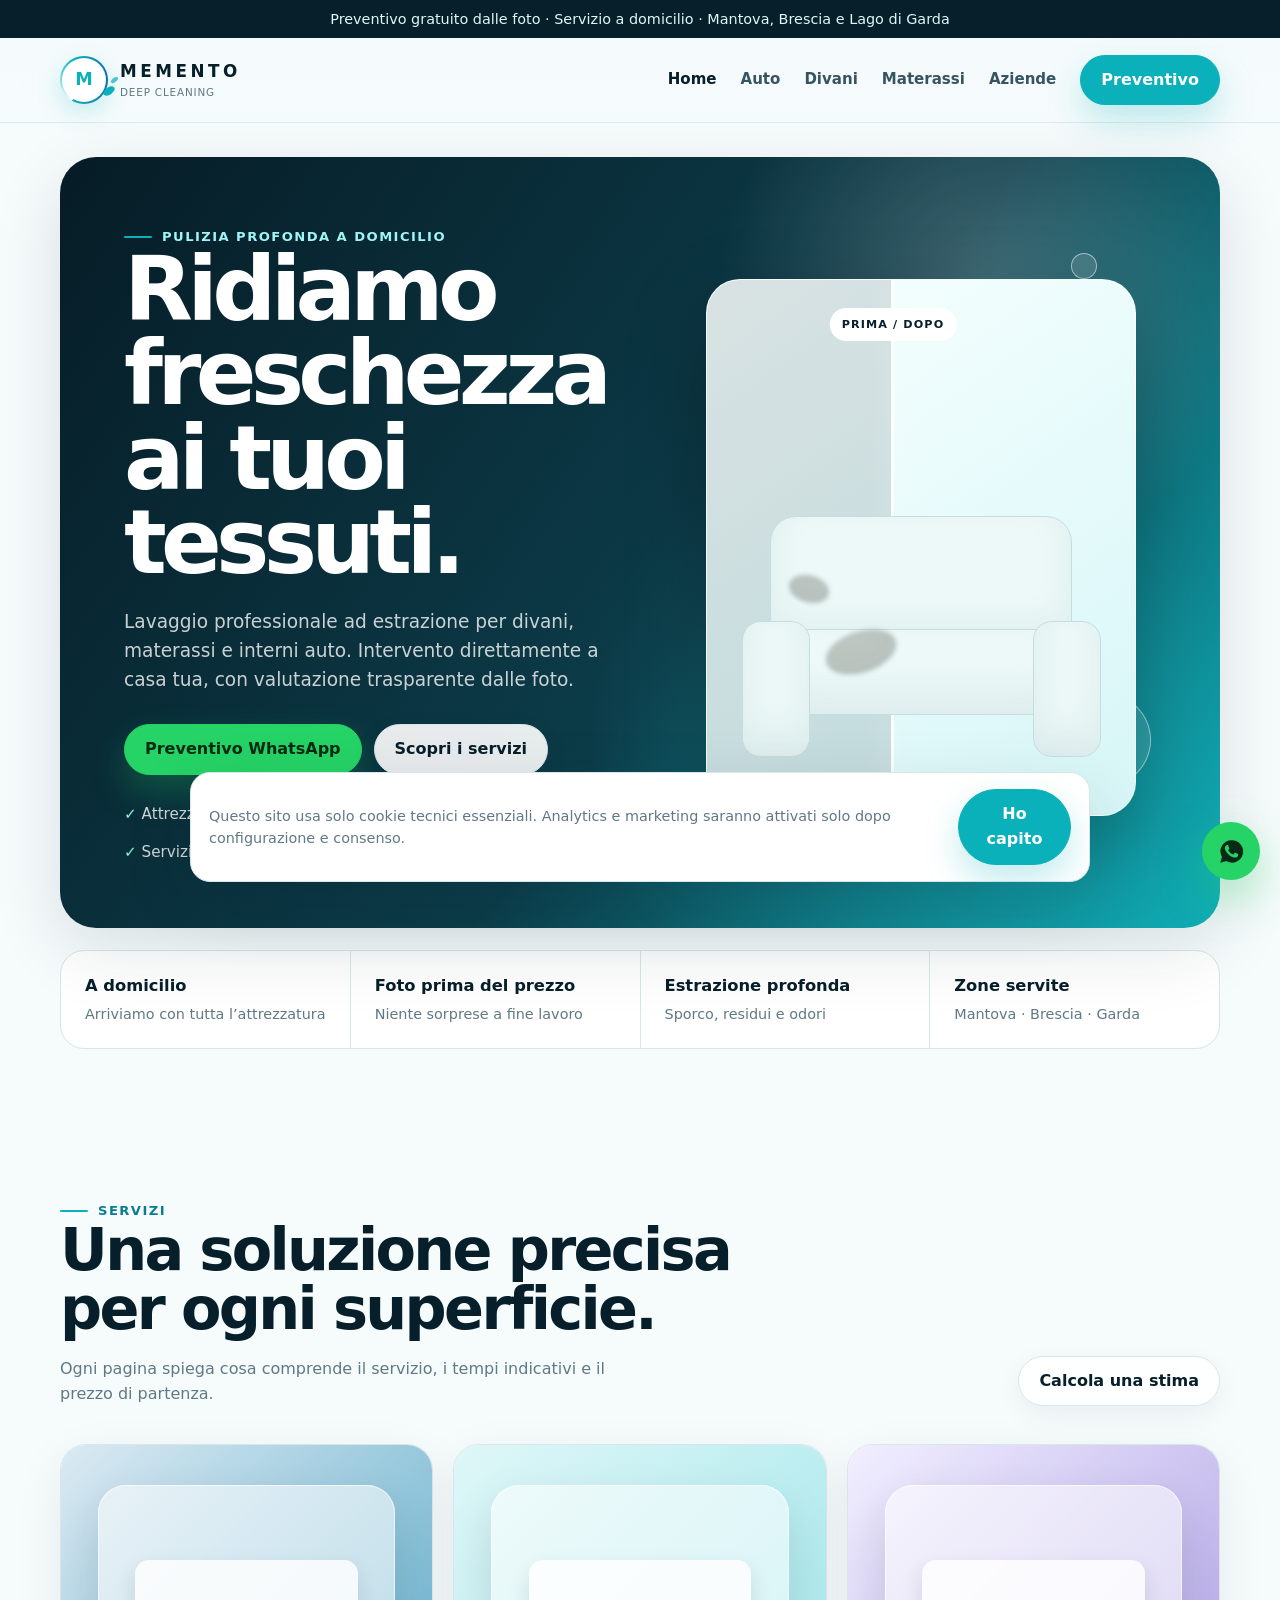
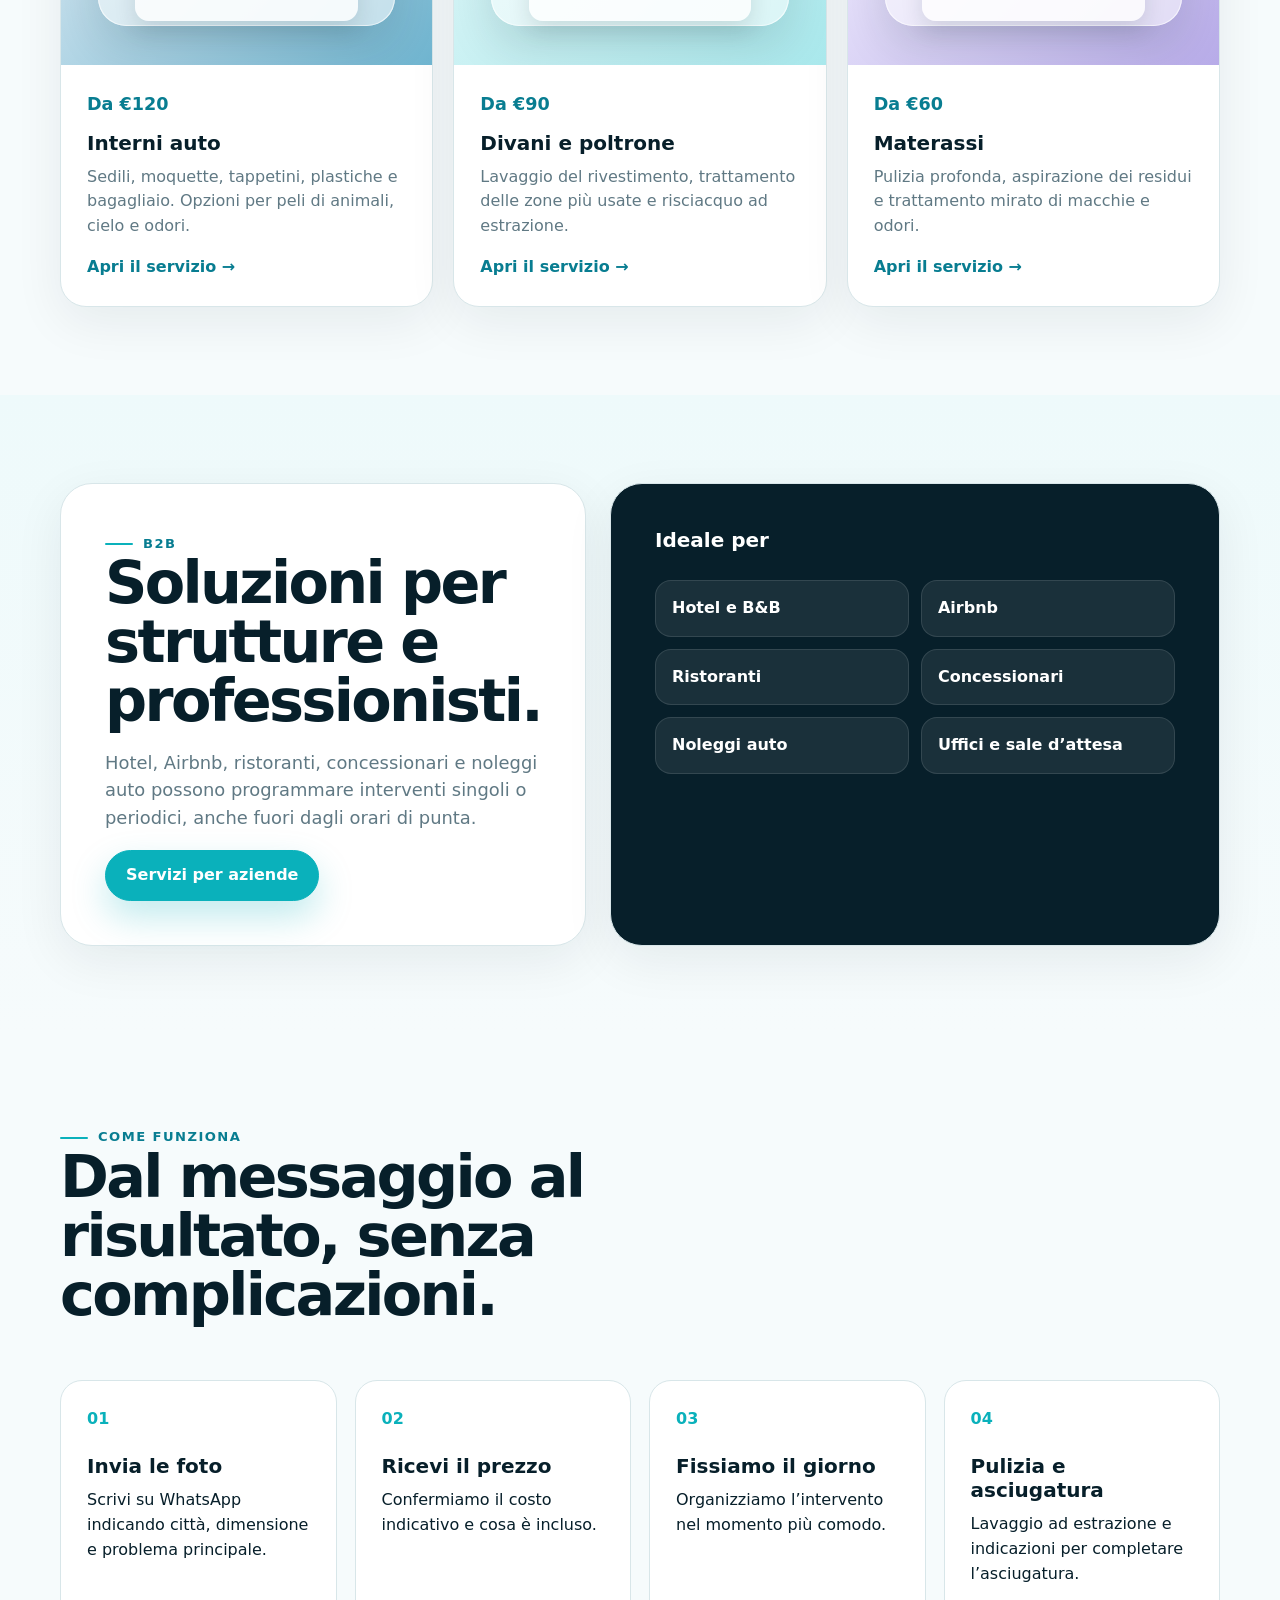
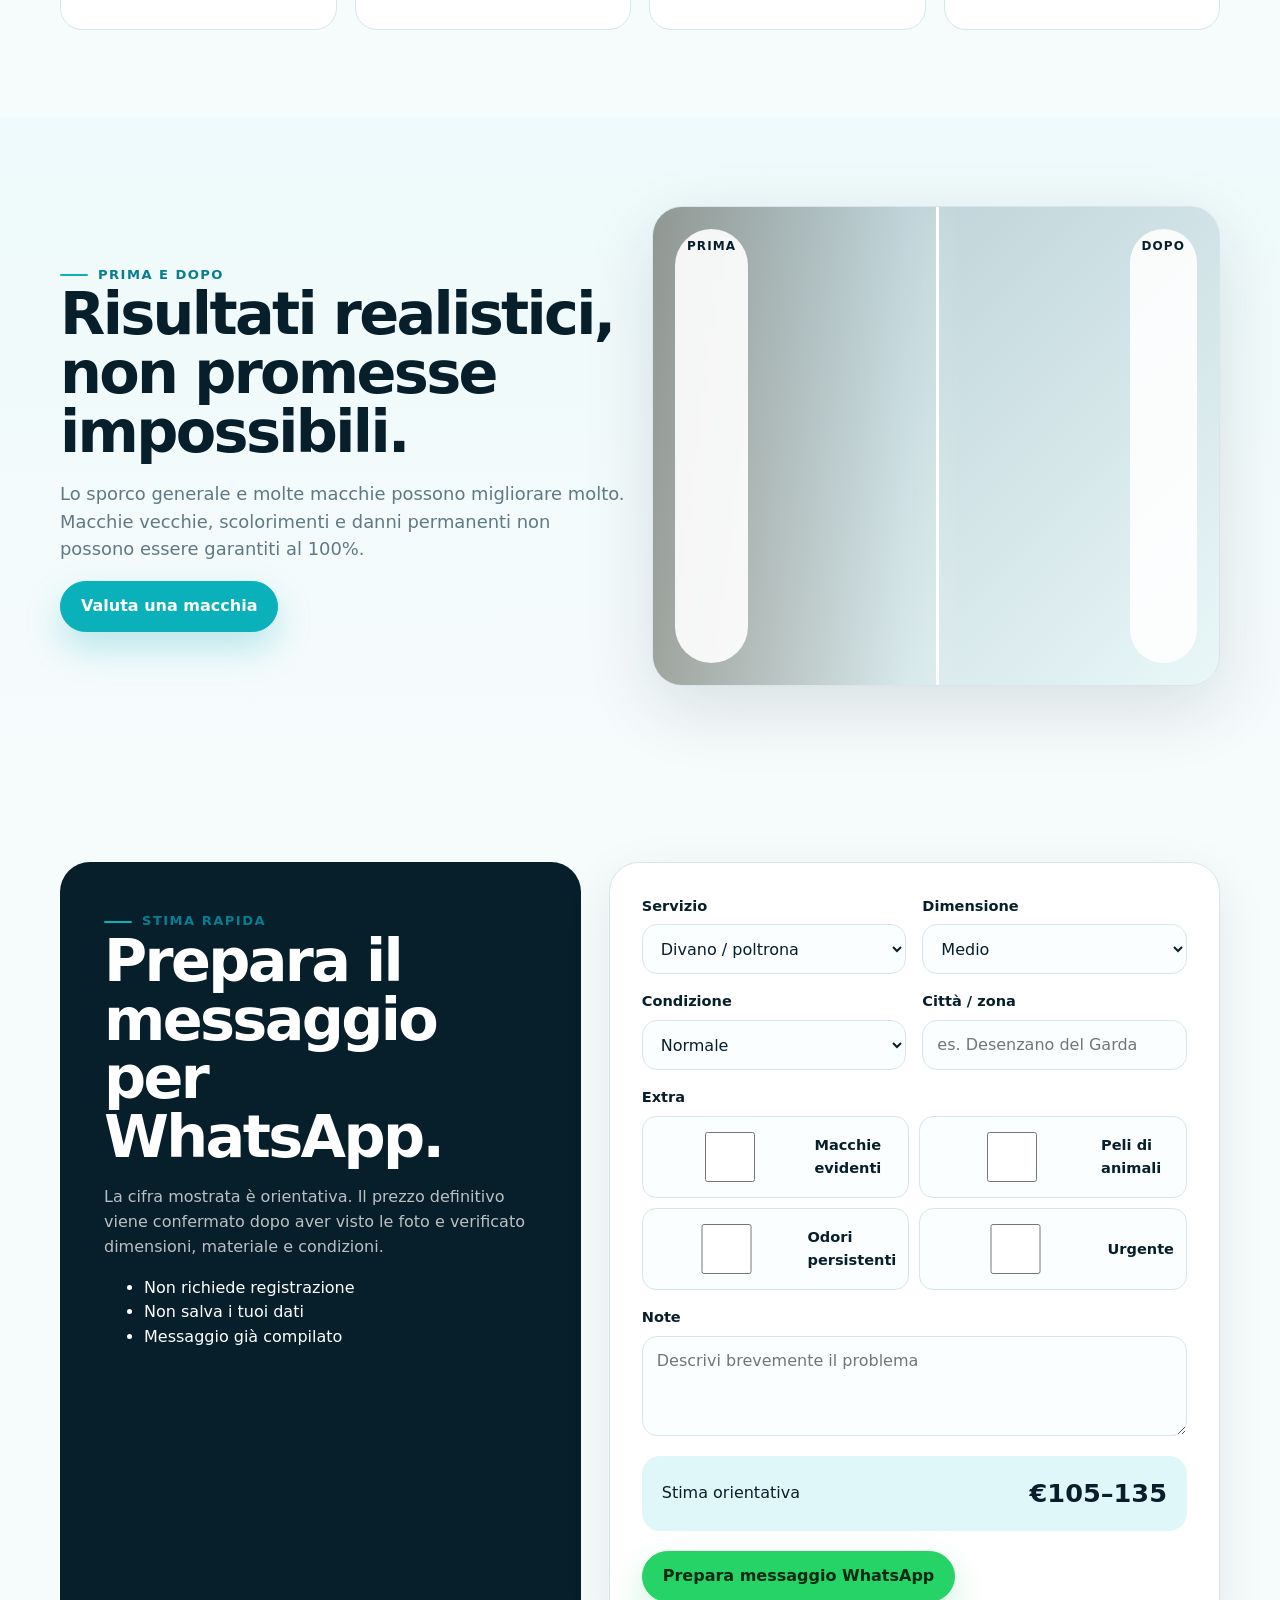
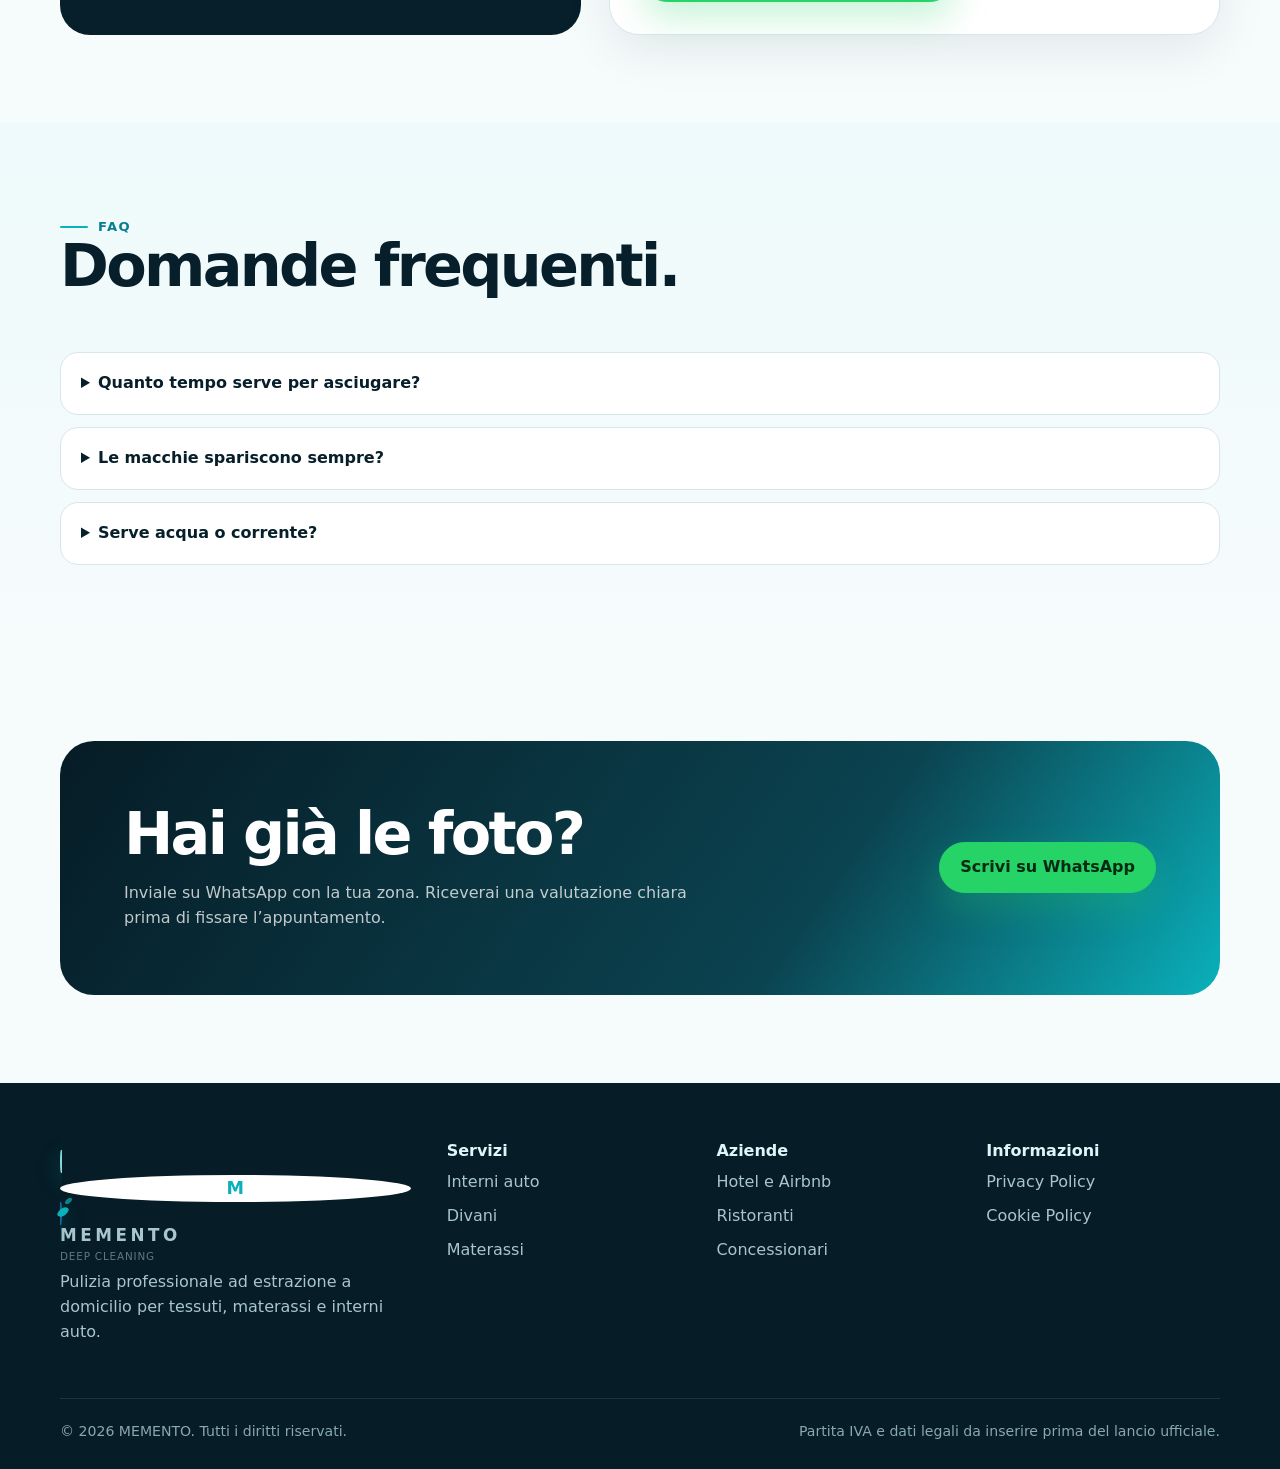
<file: index.html>
<!doctype html><html lang="it"><head><meta charset="utf-8"><meta name="viewport" content="width=device-width,initial-scale=1,viewport-fit=cover"><meta name="theme-color" content="#071f2a"><meta name="description" content="MEMENTO — lavaggio professionale ad estrazione a domicilio per divani, materassi e interni auto tra Mantova, Brescia e Lago di Garda."><title>MEMENTO | Lavaggio professionale ad estrazione</title><link rel="stylesheet" href="styles.css"></head><body>
<div class="topbar"><div class="wrap">Preventivo gratuito dalle foto · Servizio a domicilio · Mantova, Brescia e Lago di Garda</div></div>
<header><div class="wrap nav"><a class="brand" href="index.html"><span class="brand-mark"><span>M</span></span><span class="brand-copy"><span class="brand-name">MEMENTO</span><span class="brand-sub">DEEP CLEANING</span></span></a><nav class="nav-links"><a class="active" href="index.html">Home</a><a href="auto.html">Auto</a><a href="divani.html">Divani</a><a href="materassi.html">Materassi</a><a href="aziende.html">Aziende</a><a class="btn primary" href="#preventivo">Preventivo</a></nav><button class="menu-btn" aria-label="Apri menu" aria-expanded="false"><span></span></button></div></header>
<nav class="mobile-menu"><a href="index.html">Home</a><a href="auto.html">Interni auto</a><a href="divani.html">Divani e poltrone</a><a href="materassi.html">Materassi</a><a href="aziende.html">Hotel, Airbnb e aziende</a><a href="#preventivo">Preventivo</a></nav>
<main><section class="hero"><div class="wrap hero-shell"><div class="hero-grid"><div class="hero-copy"><span class="eyebrow">Pulizia profonda a domicilio</span><h1>Ridiamo freschezza ai tuoi tessuti.</h1><p>Lavaggio professionale ad estrazione per divani, materassi e interni auto. Intervento direttamente a casa tua, con valutazione trasparente dalle foto.</p><div class="hero-actions"><a class="btn wa js-wa" href="#" data-wa-message="Ciao, vorrei ricevere un preventivo. Posso inviare le foto?">Preventivo WhatsApp</a><a class="btn" href="#servizi">Scopri i servizi</a></div><div class="hero-proof"><span><b>✓</b> Attrezzatura professionale</span><span><b>✓</b> Prezzo confermato prima</span><span><b>✓</b> Servizio mobile</span></div></div><div class="hero-visual"><div class="bubble b1"></div><div class="bubble b2"></div><div class="bubble b3"></div><div class="clean-card"><div class="clean-line"></div><div class="sofa"><div class="sofa-back"></div><div class="sofa-seat"></div><div class="sofa-arm left"></div><div class="sofa-arm right"></div><div class="stain one"></div><div class="stain two"></div></div></div></div></div></div><div class="wrap trust-strip"><div class="trust-item"><strong>A domicilio</strong><span>Arriviamo con tutta l’attrezzatura</span></div><div class="trust-item"><strong>Foto prima del prezzo</strong><span>Niente sorprese a fine lavoro</span></div><div class="trust-item"><strong>Estrazione profonda</strong><span>Sporco, residui e odori</span></div><div class="trust-item"><strong>Zone servite</strong><span>Mantova · Brescia · Garda</span></div></div></section>
<section class="section" id="servizi"><div class="wrap"><div class="section-head"><div><span class="eyebrow">Servizi</span><h2>Una soluzione precisa per ogni superficie.</h2><p>Ogni pagina spiega cosa comprende il servizio, i tempi indicativi e il prezzo di partenza.</p></div><a class="btn" href="#preventivo">Calcola una stima</a></div><div class="cards"><a class="service-card" href="auto.html"><div class="service-visual auto"></div><div class="service-card-body"><div class="price">Da €120</div><h3>Interni auto</h3><p>Sedili, moquette, tappetini, plastiche e bagagliaio. Opzioni per peli di animali, cielo e odori.</p><span class="arrow">Apri il servizio →</span></div></a><a class="service-card" href="divani.html"><div class="service-visual"></div><div class="service-card-body"><div class="price">Da €90</div><h3>Divani e poltrone</h3><p>Lavaggio del rivestimento, trattamento delle zone più usate e risciacquo ad estrazione.</p><span class="arrow">Apri il servizio →</span></div></a><a class="service-card" href="materassi.html"><div class="service-visual mattress"></div><div class="service-card-body"><div class="price">Da €60</div><h3>Materassi</h3><p>Pulizia profonda, aspirazione dei residui e trattamento mirato di macchie e odori.</p><span class="arrow">Apri il servizio →</span></div></a></div></div></section>
<section class="section soft"><div class="wrap b2b"><div class="b2b-copy"><span class="eyebrow">B2B</span><h2>Soluzioni per strutture e professionisti.</h2><p class="lead">Hotel, Airbnb, ristoranti, concessionari e noleggi auto possono programmare interventi singoli o periodici, anche fuori dagli orari di punta.</p><a class="btn primary" href="aziende.html">Servizi per aziende</a></div><div class="b2b-panel"><h3>Ideale per</h3><div class="check-grid"><div class="check">Hotel e B&amp;B</div><div class="check">Airbnb</div><div class="check">Ristoranti</div><div class="check">Concessionari</div><div class="check">Noleggi auto</div><div class="check">Uffici e sale d’attesa</div></div></div></div></section>
<section class="section"><div class="wrap"><div class="section-head"><div><span class="eyebrow">Come funziona</span><h2>Dal messaggio al risultato, senza complicazioni.</h2></div></div><div class="steps"><div class="step"><h3>Invia le foto</h3><p>Scrivi su WhatsApp indicando città, dimensione e problema principale.</p></div><div class="step"><h3>Ricevi il prezzo</h3><p>Confermiamo il costo indicativo e cosa è incluso.</p></div><div class="step"><h3>Fissiamo il giorno</h3><p>Organizziamo l’intervento nel momento più comodo.</p></div><div class="step"><h3>Pulizia e asciugatura</h3><p>Lavaggio ad estrazione e indicazioni per completare l’asciugatura.</p></div></div></div></section>
<section class="section soft"><div class="wrap compare-shell"><div><span class="eyebrow">Prima e dopo</span><h2>Risultati realistici, non promesse impossibili.</h2><p class="lead">Lo sporco generale e molte macchie possono migliorare molto. Macchie vecchie, scolorimenti e danni permanenti non possono essere garantiti al 100%.</p><button class="btn primary js-wa" data-wa-message="Ciao, vorrei sapere se questa macchia può essere trattata. Posso inviare una foto?">Valuta una macchia</button></div><div class="compare"><div class="compare-labels"><span>PRIMA</span><span>DOPO</span></div></div></div></section>
<section class="section" id="preventivo"><div class="wrap quote-grid"><div class="quote-copy"><span class="eyebrow">Stima rapida</span><h2>Prepara il messaggio per WhatsApp.</h2><p>La cifra mostrata è orientativa. Il prezzo definitivo viene confermato dopo aver visto le foto e verificato dimensioni, materiale e condizioni.</p><ul><li>Non richiede registrazione</li><li>Non salva i tuoi dati</li><li>Messaggio già compilato</li></ul></div><form class="quote-form" id="quote-form"><div class="form-grid"><div class="field"><label for="service">Servizio</label><select id="service"><option value="divano">Divano / poltrona</option><option value="materasso">Materasso</option><option value="auto">Interni auto</option><option value="b2b">Hotel / azienda</option></select></div><div class="field"><label for="size">Dimensione</label><select id="size"><option value="small">Piccolo</option><option value="medium" selected>Medio</option><option value="large">Grande</option><option value="xl">Molto grande / più pezzi</option></select></div><div class="field"><label for="condition">Condizione</label><select id="condition"><option value="light">Poco sporco</option><option value="normal" selected>Normale</option><option value="heavy">Molto sporco</option></select></div><div class="field"><label for="city">Città / zona</label><input id="city" placeholder="es. Desenzano del Garda"></div><div class="field full"><label>Extra</label><div class="checks"><label class="check-input"><input type="checkbox" id="stains"> Macchie evidenti</label><label class="check-input"><input type="checkbox" id="pets"> Peli di animali</label><label class="check-input"><input type="checkbox" id="odor"> Odori persistenti</label><label class="check-input"><input type="checkbox" id="urgent"> Urgente</label></div></div><div class="field full"><label for="notes">Note</label><textarea id="notes" placeholder="Descrivi brevemente il problema"></textarea></div></div><div class="estimate"><span>Stima orientativa</span><strong id="estimate-price">€90–115</strong></div><button class="btn wa" type="submit">Prepara messaggio WhatsApp</button></form></div></section>
<section class="section soft"><div class="wrap"><div class="section-head"><div><span class="eyebrow">FAQ</span><h2>Domande frequenti.</h2></div></div><div class="faq"><details><summary>Quanto tempo serve per asciugare?</summary><p>Dipende dal tessuto, dalla stagione e dalla ventilazione. In genere servono diverse ore. Dopo il lavoro riceverai indicazioni precise.</p></details><details><summary>Le macchie spariscono sempre?</summary><p>No. Molte macchie migliorano o vengono rimosse, ma scolorimenti, usura e macchie molto vecchie possono restare parzialmente visibili.</p></details><details><summary>Serve acqua o corrente?</summary><p>Normalmente chiediamo accesso a una presa elettrica e all’acqua. I dettagli vengono confermati prima dell’appuntamento.</p></details></div></div></section>
<section class="section"><div class="wrap cta"><div><h2>Hai già le foto?</h2><p>Inviale su WhatsApp con la tua zona. Riceverai una valutazione chiara prima di fissare l’appuntamento.</p></div><button class="btn wa js-wa" data-wa-message="Ciao, vorrei un preventivo. Ho già le foto da inviare.">Scrivi su WhatsApp</button></div></section></main>
<footer><div class="wrap"><div class="footer-grid"><div><a class="brand" href="index.html"><span class="brand-mark"><span>M</span></span><span class="brand-copy"><span class="brand-name">MEMENTO</span><span class="brand-sub">DEEP CLEANING</span></span></a><p class="footer-copy">Pulizia professionale ad estrazione a domicilio per tessuti, materassi e interni auto.</p></div><div><h3>Servizi</h3><a href="auto.html">Interni auto</a><a href="divani.html">Divani</a><a href="materassi.html">Materassi</a></div><div><h3>Aziende</h3><a href="aziende.html">Hotel e Airbnb</a><a href="aziende.html#ristoranti">Ristoranti</a><a href="aziende.html#auto">Concessionari</a></div><div><h3>Informazioni</h3><a href="privacy.html">Privacy Policy</a><a href="cookie.html">Cookie Policy</a></div></div><div class="footer-bottom"><span>© <span id="year"></span> MEMENTO. Tutti i diritti riservati.</span><span>Partita IVA e dati legali da inserire prima del lancio ufficiale.</span></div></div></footer>
<button class="floating-wa js-wa" aria-label="Apri WhatsApp" data-wa-message="Ciao, vorrei ricevere un preventivo."><svg viewBox="0 0 24 24"><path fill="currentColor" d="M12.04 2a9.84 9.84 0 0 0-8.47 14.84L2 22l5.3-1.53A9.95 9.95 0 1 0 12.04 2Zm5.78 13.99c-.24.68-1.4 1.3-1.93 1.38-.5.09-1.14.13-1.84-.09-.43-.14-.98-.32-1.68-.62-2.96-1.28-4.89-4.28-5.04-4.48-.14-.2-1.2-1.6-1.2-3.05 0-1.45.76-2.16 1.03-2.46.27-.3.59-.37.79-.37h.56c.18.01.42-.07.66.5.24.58.82 2.01.89 2.16.07.15.12.32.02.51-.1.2-.15.32-.29.49-.15.17-.31.38-.44.51-.15.15-.3.31-.13.61.17.3.75 1.23 1.61 1.99 1.11.98 2.04 1.28 2.33 1.42.29.15.46.12.63-.07.17-.2.73-.85.92-1.14.2-.29.39-.24.66-.15.27.1 1.72.81 2.01.96.29.15.49.22.56.34.07.12.07.71-.17 1.39Z"/></svg></button>
<div class="modal" id="wa-modal"><div class="modal-card"><div class="modal-head"><div><span class="eyebrow">Anteprima WhatsApp</span><h3>Messaggio pronto</h3></div><button class="modal-close" id="wa-close">×</button></div><div class="message" id="wa-message"></div><div class="modal-actions"><button class="btn primary" id="wa-copy">Copia messaggio</button><a class="btn" href="#preventivo">Modifica preventivo</a></div><p class="lead" style="font-size:.9rem;margin-top:16px">Il numero aziendale non è ancora inserito. Dopo l’aggiunta, il pulsante aprirà direttamente WhatsApp.</p></div></div><div class="toast" id="toast"></div><div class="cookie" id="cookie"><p>Questo sito usa solo cookie tecnici essenziali. Analytics e marketing saranno attivati solo dopo configurazione e consenso.</p><button class="btn primary" id="cookie-ok">Ho capito</button></div><script src="app.js"></script></body></html>
</file>
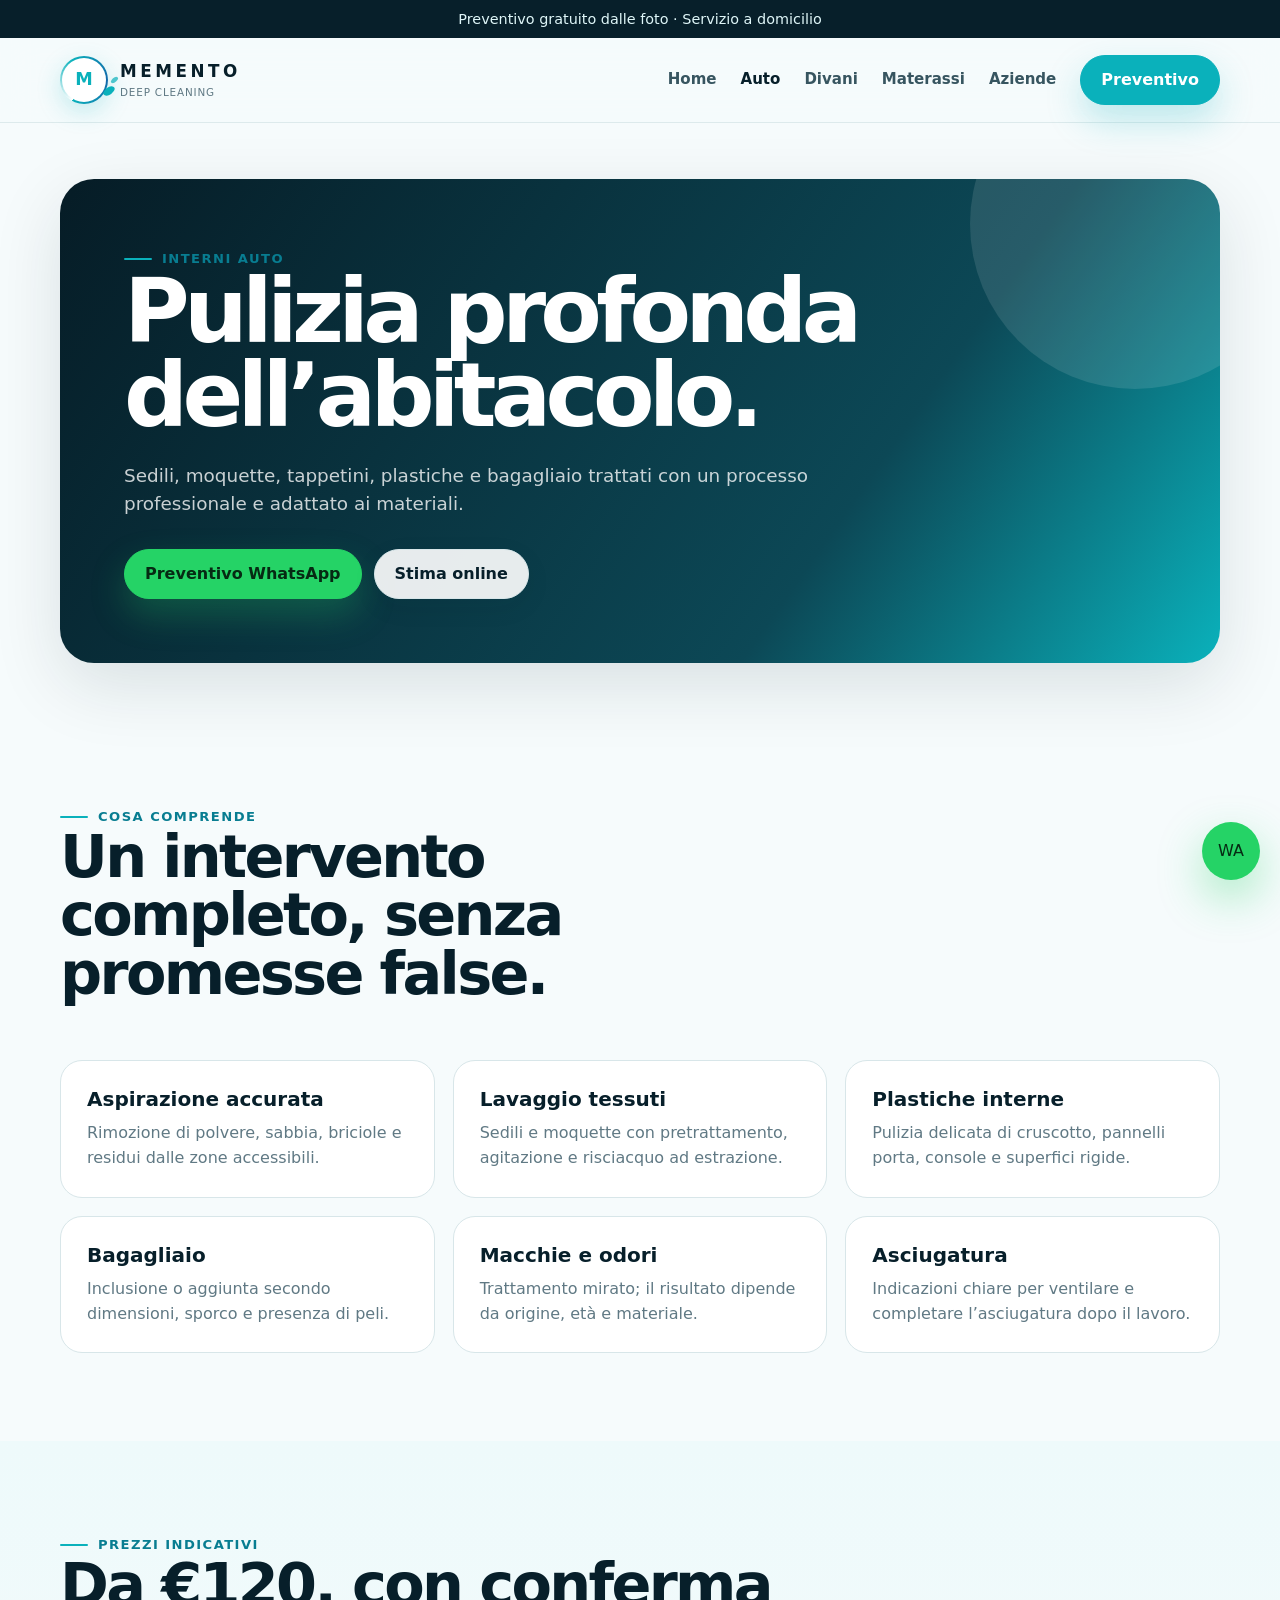
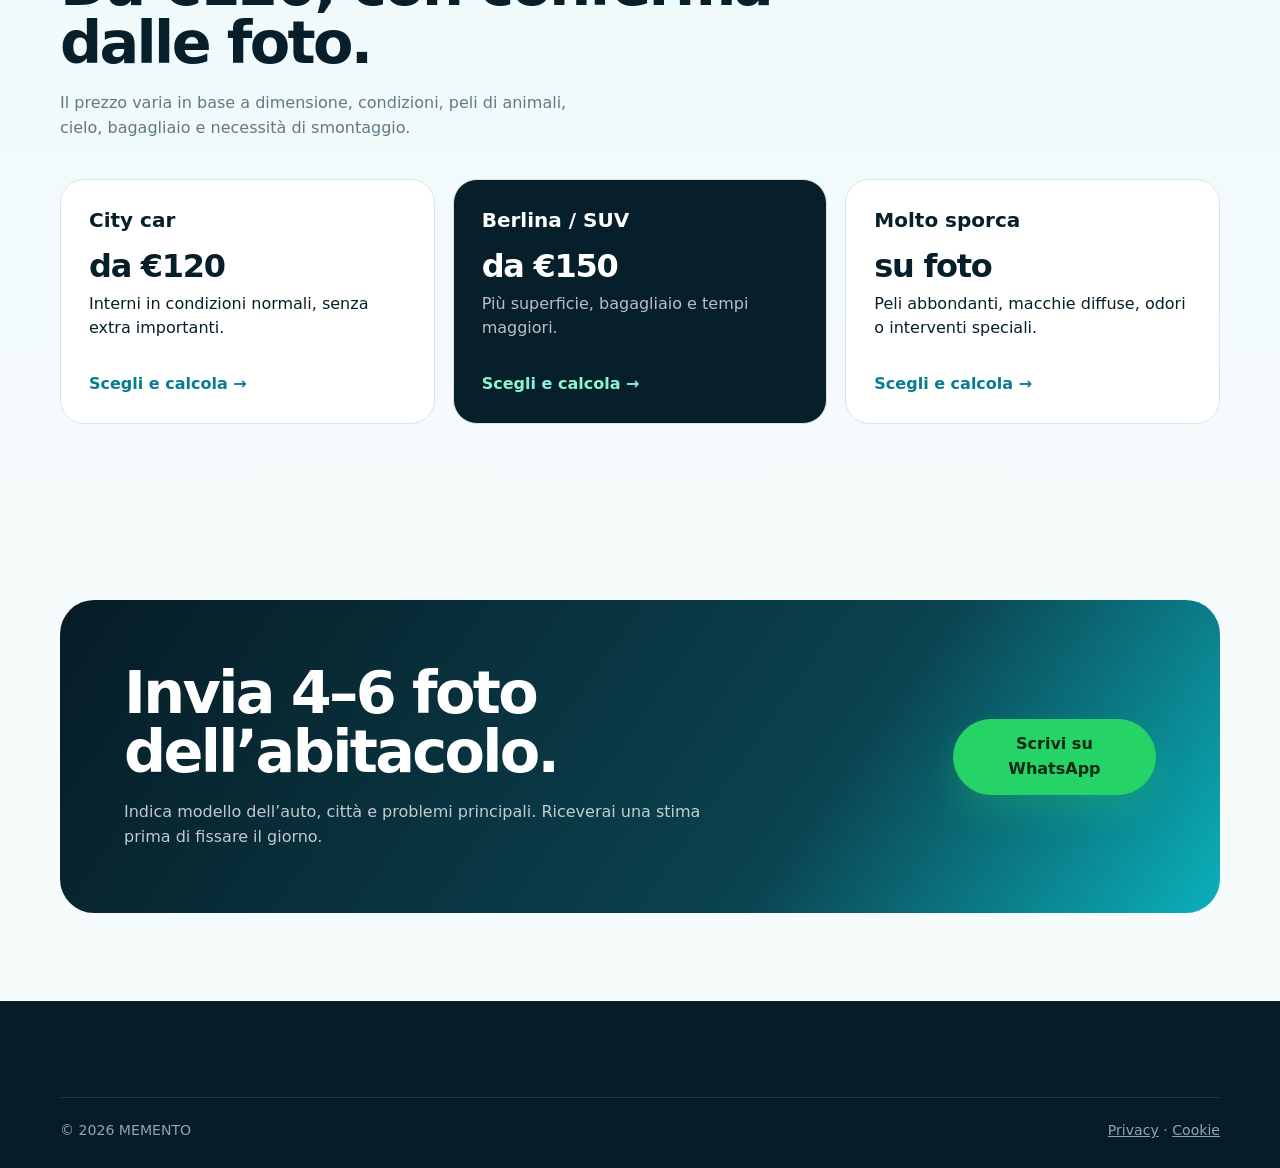
<file: auto.html>
<!doctype html><html lang="it"><head><meta charset="utf-8"><meta name="viewport" content="width=device-width,initial-scale=1"><meta name="description" content="Pulizia professionale degli interni auto a domicilio tra Mantova, Brescia e Lago di Garda."><title>Interni auto | MEMENTO</title><link rel="stylesheet" href="styles.css"></head><body><div class="topbar"><div class="wrap">Preventivo gratuito dalle foto · Servizio a domicilio</div></div><header><div class="wrap nav"><a class="brand" href="index.html"><span class="brand-mark"><span>M</span></span><span class="brand-copy"><span class="brand-name">MEMENTO</span><span class="brand-sub">DEEP CLEANING</span></span></a><nav class="nav-links"><a href="index.html">Home</a><a class="active" href="auto.html">Auto</a><a href="divani.html">Divani</a><a href="materassi.html">Materassi</a><a href="aziende.html">Aziende</a><a class="btn primary" href="index.html#preventivo">Preventivo</a></nav><button class="menu-btn" aria-label="Apri menu" aria-expanded="false"><span></span></button></div></header><nav class="mobile-menu"><a href="index.html">Home</a><a href="auto.html">Interni auto</a><a href="divani.html">Divani</a><a href="materassi.html">Materassi</a><a href="aziende.html">Aziende</a></nav><main><section class="page-hero"><div class="wrap page-hero-shell"><span class="eyebrow">Interni auto</span><h1>Pulizia profonda dell’abitacolo.</h1><p>Sedili, moquette, tappetini, plastiche e bagagliaio trattati con un processo professionale e adattato ai materiali.</p><div class="hero-actions"><button class="btn wa js-wa" data-wa-message="Ciao, vorrei un preventivo per la pulizia degli interni auto. Posso inviare le foto?">Preventivo WhatsApp</button><a class="btn" href="index.html?service=auto#preventivo">Stima online</a></div></div></section><section class="section"><div class="wrap"><div class="section-head"><div><span class="eyebrow">Cosa comprende</span><h2>Un intervento completo, senza promesse false.</h2></div></div><div class="feature-grid"><div class="feature"><h3>Aspirazione accurata</h3><p>Rimozione di polvere, sabbia, briciole e residui dalle zone accessibili.</p></div><div class="feature"><h3>Lavaggio tessuti</h3><p>Sedili e moquette con pretrattamento, agitazione e risciacquo ad estrazione.</p></div><div class="feature"><h3>Plastiche interne</h3><p>Pulizia delicata di cruscotto, pannelli porta, console e superfici rigide.</p></div><div class="feature"><h3>Bagagliaio</h3><p>Inclusione o aggiunta secondo dimensioni, sporco e presenza di peli.</p></div><div class="feature"><h3>Macchie e odori</h3><p>Trattamento mirato; il risultato dipende da origine, età e materiale.</p></div><div class="feature"><h3>Asciugatura</h3><p>Indicazioni chiare per ventilare e completare l’asciugatura dopo il lavoro.</p></div></div></div></section><section class="section soft"><div class="wrap"><div class="section-head"><div><span class="eyebrow">Prezzi indicativi</span><h2>Da €120, con conferma dalle foto.</h2><p>Il prezzo varia in base a dimensione, condizioni, peli di animali, cielo, bagagliaio e necessità di smontaggio.</p></div></div><div class="pricing"><a class="price-card price-option" href="index.html?service=auto&size=small&condition=normal#preventivo"><h3>City car</h3><div class="price-big">da €120</div><p>Interni in condizioni normali, senza extra importanti.</p></a><a class="price-card price-option highlight" href="index.html?service=auto&size=medium&condition=normal#preventivo"><h3>Berlina / SUV</h3><div class="price-big">da €150</div><p>Più superficie, bagagliaio e tempi maggiori.</p></a><a class="price-card price-option" href="index.html?service=auto&size=medium&condition=heavy&stains=1#preventivo"><h3>Molto sporca</h3><div class="price-big">su foto</div><p>Peli abbondanti, macchie diffuse, odori o interventi speciali.</p></a></div></div></section><section class="section"><div class="wrap cta"><div><h2>Invia 4–6 foto dell’abitacolo.</h2><p>Indica modello dell’auto, città e problemi principali. Riceverai una stima prima di fissare il giorno.</p></div><button class="btn wa js-wa" data-wa-message="Ciao, vorrei un preventivo per gli interni auto. Modello: ____. Zona: ____. Posso inviare le foto?">Scrivi su WhatsApp</button></div></section></main><footer><div class="wrap"><div class="footer-bottom"><span>© <span id="year"></span> MEMENTO</span><span><a href="privacy.html">Privacy</a> · <a href="cookie.html">Cookie</a></span></div></div></footer><button class="floating-wa js-wa" data-wa-message="Ciao, vorrei un preventivo per gli interni auto.">WA</button><div class="modal" id="wa-modal"><div class="modal-card"><div class="modal-head"><div><span class="eyebrow">WhatsApp</span><h3>Messaggio pronto</h3></div><button class="modal-close" id="wa-close">×</button></div><div class="message" id="wa-message"></div><div class="modal-actions"><button class="btn primary" id="wa-copy">Copia messaggio</button></div></div></div><div class="toast" id="toast"></div><script src="app.js"></script></body></html>
</file>
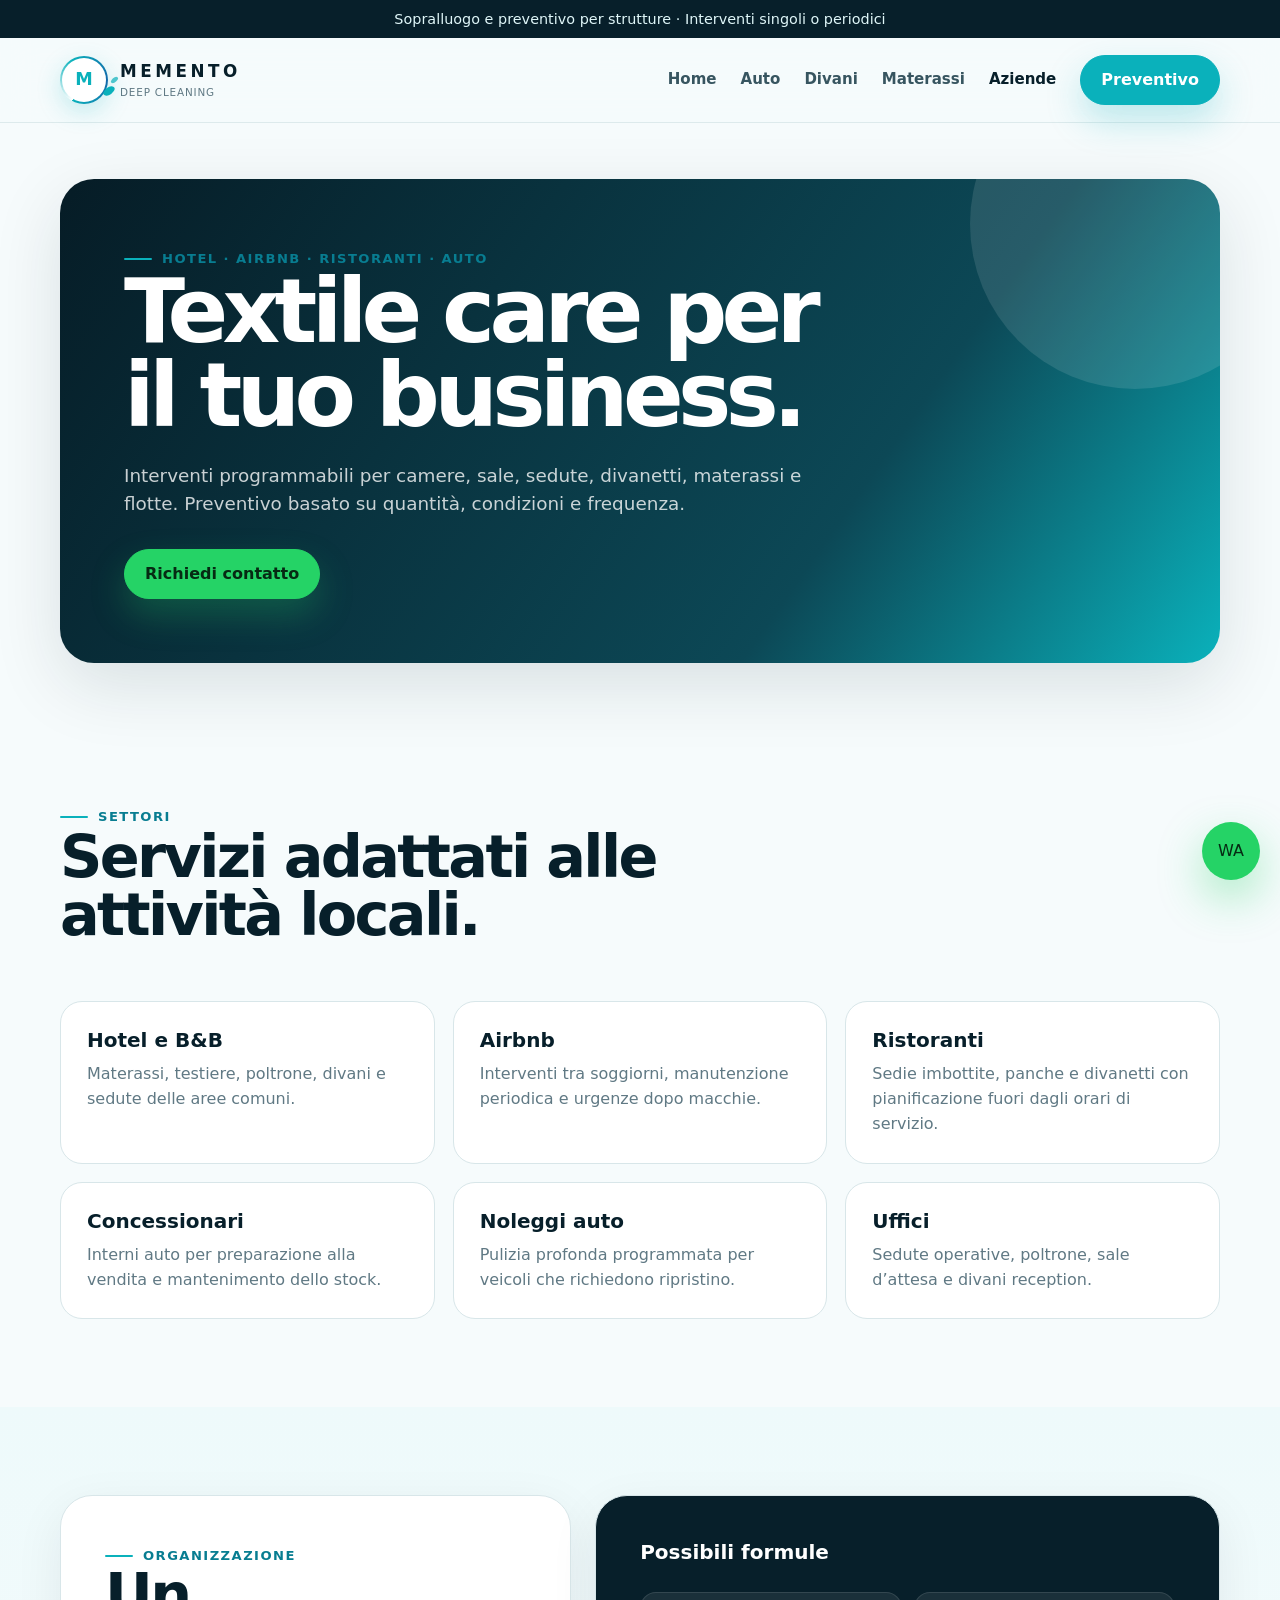
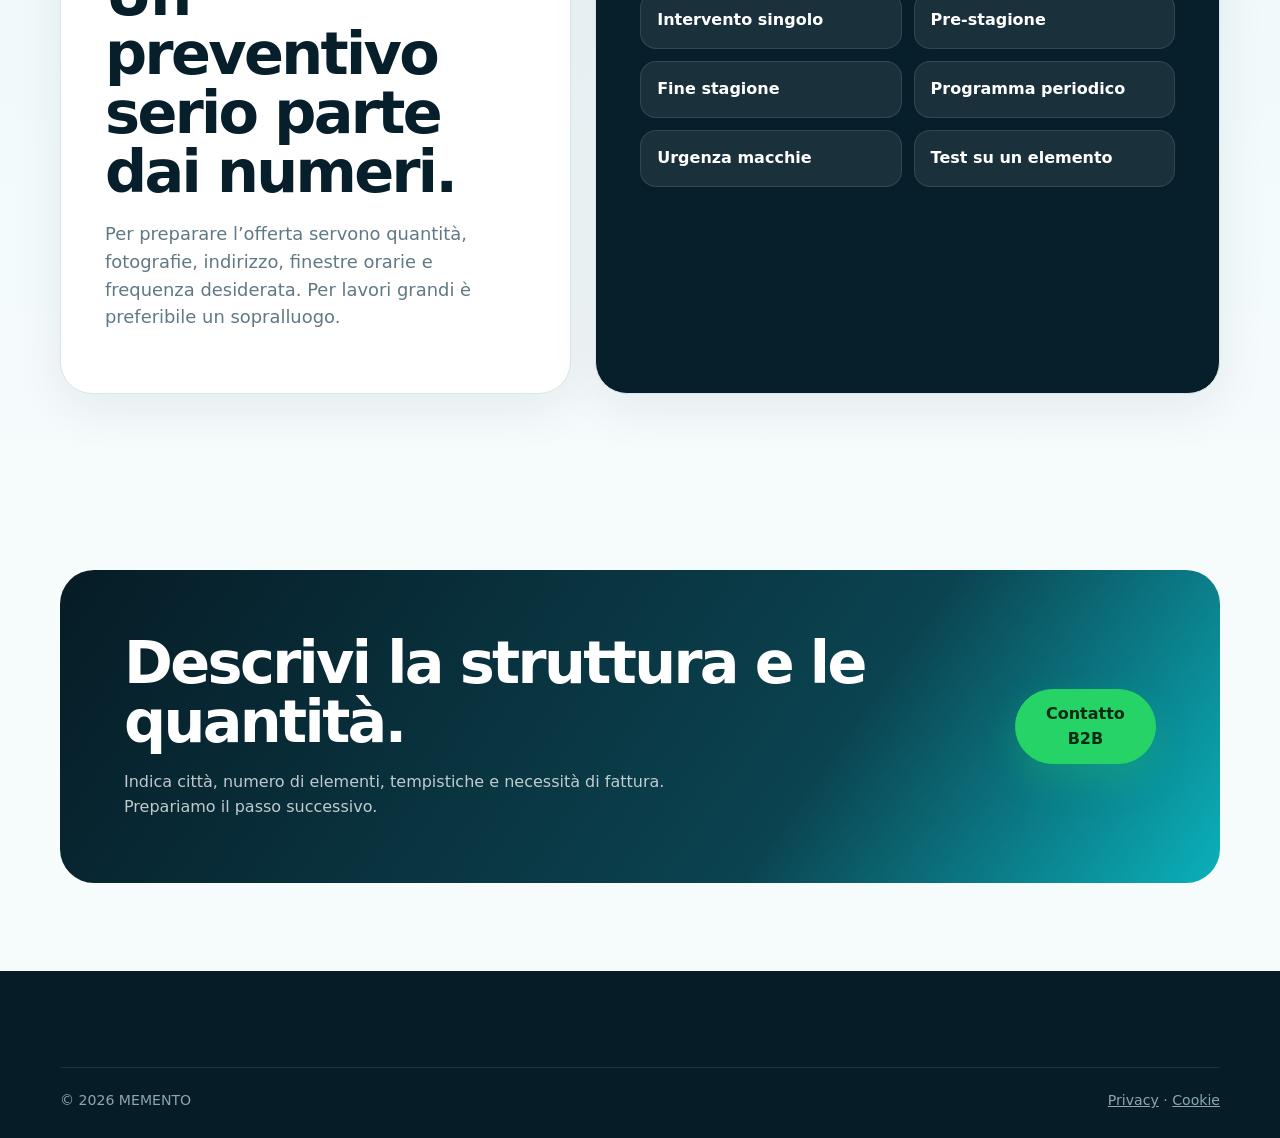
<file: aziende.html>
<!doctype html><html lang="it"><head><meta charset="utf-8"><meta name="viewport" content="width=device-width,initial-scale=1"><meta name="description" content="Pulizia professionale per hotel, Airbnb, ristoranti, concessionari e noleggi auto."><title>Aziende e strutture | MEMENTO</title><link rel="stylesheet" href="styles.css"></head><body><div class="topbar"><div class="wrap">Sopralluogo e preventivo per strutture · Interventi singoli o periodici</div></div><header><div class="wrap nav"><a class="brand" href="index.html"><span class="brand-mark"><span>M</span></span><span class="brand-copy"><span class="brand-name">MEMENTO</span><span class="brand-sub">DEEP CLEANING</span></span></a><nav class="nav-links"><a href="index.html">Home</a><a href="auto.html">Auto</a><a href="divani.html">Divani</a><a href="materassi.html">Materassi</a><a class="active" href="aziende.html">Aziende</a><a class="btn primary" href="index.html#preventivo">Preventivo</a></nav><button class="menu-btn" aria-label="Apri menu" aria-expanded="false"><span></span></button></div></header><nav class="mobile-menu"><a href="index.html">Home</a><a href="auto.html">Auto</a><a href="divani.html">Divani</a><a href="materassi.html">Materassi</a><a href="aziende.html">Aziende</a></nav><main><section class="page-hero"><div class="wrap page-hero-shell"><span class="eyebrow">Hotel · Airbnb · ristoranti · auto</span><h1>Textile care per il tuo business.</h1><p>Interventi programmabili per camere, sale, sedute, divanetti, materassi e flotte. Preventivo basato su quantità, condizioni e frequenza.</p><div class="hero-actions"><button class="btn wa js-wa" data-wa-message="Buongiorno, vorrei un preventivo B2B per la nostra struttura. Possiamo organizzare un sopralluogo?">Richiedi contatto</button></div></div></section><section class="section"><div class="wrap"><div class="section-head"><div><span class="eyebrow">Settori</span><h2>Servizi adattati alle attività locali.</h2></div></div><div class="feature-grid"><div class="feature"><h3>Hotel e B&amp;B</h3><p>Materassi, testiere, poltrone, divani e sedute delle aree comuni.</p></div><div class="feature"><h3>Airbnb</h3><p>Interventi tra soggiorni, manutenzione periodica e urgenze dopo macchie.</p></div><div class="feature" id="ristoranti"><h3>Ristoranti</h3><p>Sedie imbottite, panche e divanetti con pianificazione fuori dagli orari di servizio.</p></div><div class="feature" id="auto"><h3>Concessionari</h3><p>Interni auto per preparazione alla vendita e mantenimento dello stock.</p></div><div class="feature"><h3>Noleggi auto</h3><p>Pulizia profonda programmata per veicoli che richiedono ripristino.</p></div><div class="feature"><h3>Uffici</h3><p>Sedute operative, poltrone, sale d’attesa e divani reception.</p></div></div></div></section><section class="section soft"><div class="wrap b2b"><div class="b2b-copy"><span class="eyebrow">Organizzazione</span><h2>Un preventivo serio parte dai numeri.</h2><p class="lead">Per preparare l’offerta servono quantità, fotografie, indirizzo, finestre orarie e frequenza desiderata. Per lavori grandi è preferibile un sopralluogo.</p></div><div class="b2b-panel"><h3>Possibili formule</h3><div class="check-grid"><div class="check">Intervento singolo</div><div class="check">Pre-stagione</div><div class="check">Fine stagione</div><div class="check">Programma periodico</div><div class="check">Urgenza macchie</div><div class="check">Test su un elemento</div></div></div></div></section><section class="section"><div class="wrap cta"><div><h2>Descrivi la struttura e le quantità.</h2><p>Indica città, numero di elementi, tempistiche e necessità di fattura. Prepariamo il passo successivo.</p></div><button class="btn wa js-wa" data-wa-message="Buongiorno, vorrei un preventivo per la nostra struttura. Tipo attività: ____. Quantità: ____. Zona: ____. Possiamo sentirci?">Contatto B2B</button></div></section></main><footer><div class="wrap"><div class="footer-bottom"><span>© <span id="year"></span> MEMENTO</span><span><a href="privacy.html">Privacy</a> · <a href="cookie.html">Cookie</a></span></div></div></footer><button class="floating-wa js-wa" data-wa-message="Buongiorno, vorrei informazioni sui servizi B2B.">WA</button><div class="modal" id="wa-modal"><div class="modal-card"><div class="modal-head"><div><span class="eyebrow">WhatsApp</span><h3>Messaggio pronto</h3></div><button class="modal-close" id="wa-close">×</button></div><div class="message" id="wa-message"></div><div class="modal-actions"><button class="btn primary" id="wa-copy">Copia messaggio</button></div></div></div><div class="toast" id="toast"></div><script src="app.js"></script></body></html>
</file>
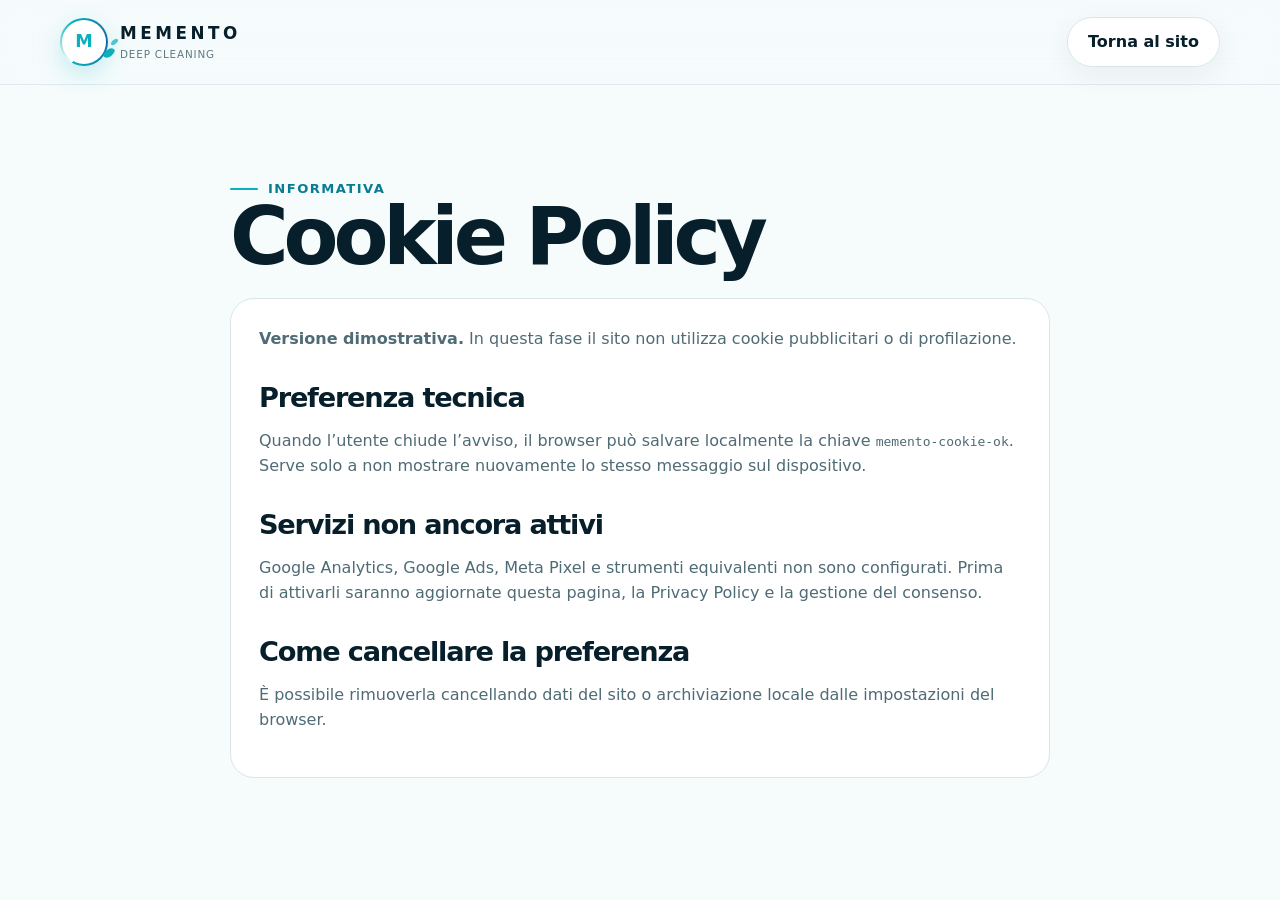
<file: cookie.html>
<!doctype html><html lang="it"><head><meta charset="utf-8"><meta name="viewport" content="width=device-width,initial-scale=1"><meta name="robots" content="noindex"><title>Cookie Policy | MEMENTO</title><link rel="stylesheet" href="styles.css"></head><body><header><div class="wrap nav"><a class="brand" href="index.html"><span class="brand-mark"><span>M</span></span><span class="brand-copy"><span class="brand-name">MEMENTO</span><span class="brand-sub">DEEP CLEANING</span></span></a><a class="btn" href="index.html">Torna al sito</a></div></header><main class="section"><div class="wrap content-narrow"><span class="eyebrow">Informativa</span><h1 style="font-size:clamp(2.8rem,7vw,5rem)">Cookie Policy</h1><div class="legal"><p><strong>Versione dimostrativa.</strong> In questa fase il sito non utilizza cookie pubblicitari o di profilazione.</p><h2>Preferenza tecnica</h2><p>Quando l’utente chiude l’avviso, il browser può salvare localmente la chiave <code>memento-cookie-ok</code>. Serve solo a non mostrare nuovamente lo stesso messaggio sul dispositivo.</p><h2>Servizi non ancora attivi</h2><p>Google Analytics, Google Ads, Meta Pixel e strumenti equivalenti non sono configurati. Prima di attivarli saranno aggiornate questa pagina, la Privacy Policy e la gestione del consenso.</p><h2>Come cancellare la preferenza</h2><p>È possibile rimuoverla cancellando dati del sito o archiviazione locale dalle impostazioni del browser.</p></div></div></main><script src="app.js"></script></body></html>
</file>
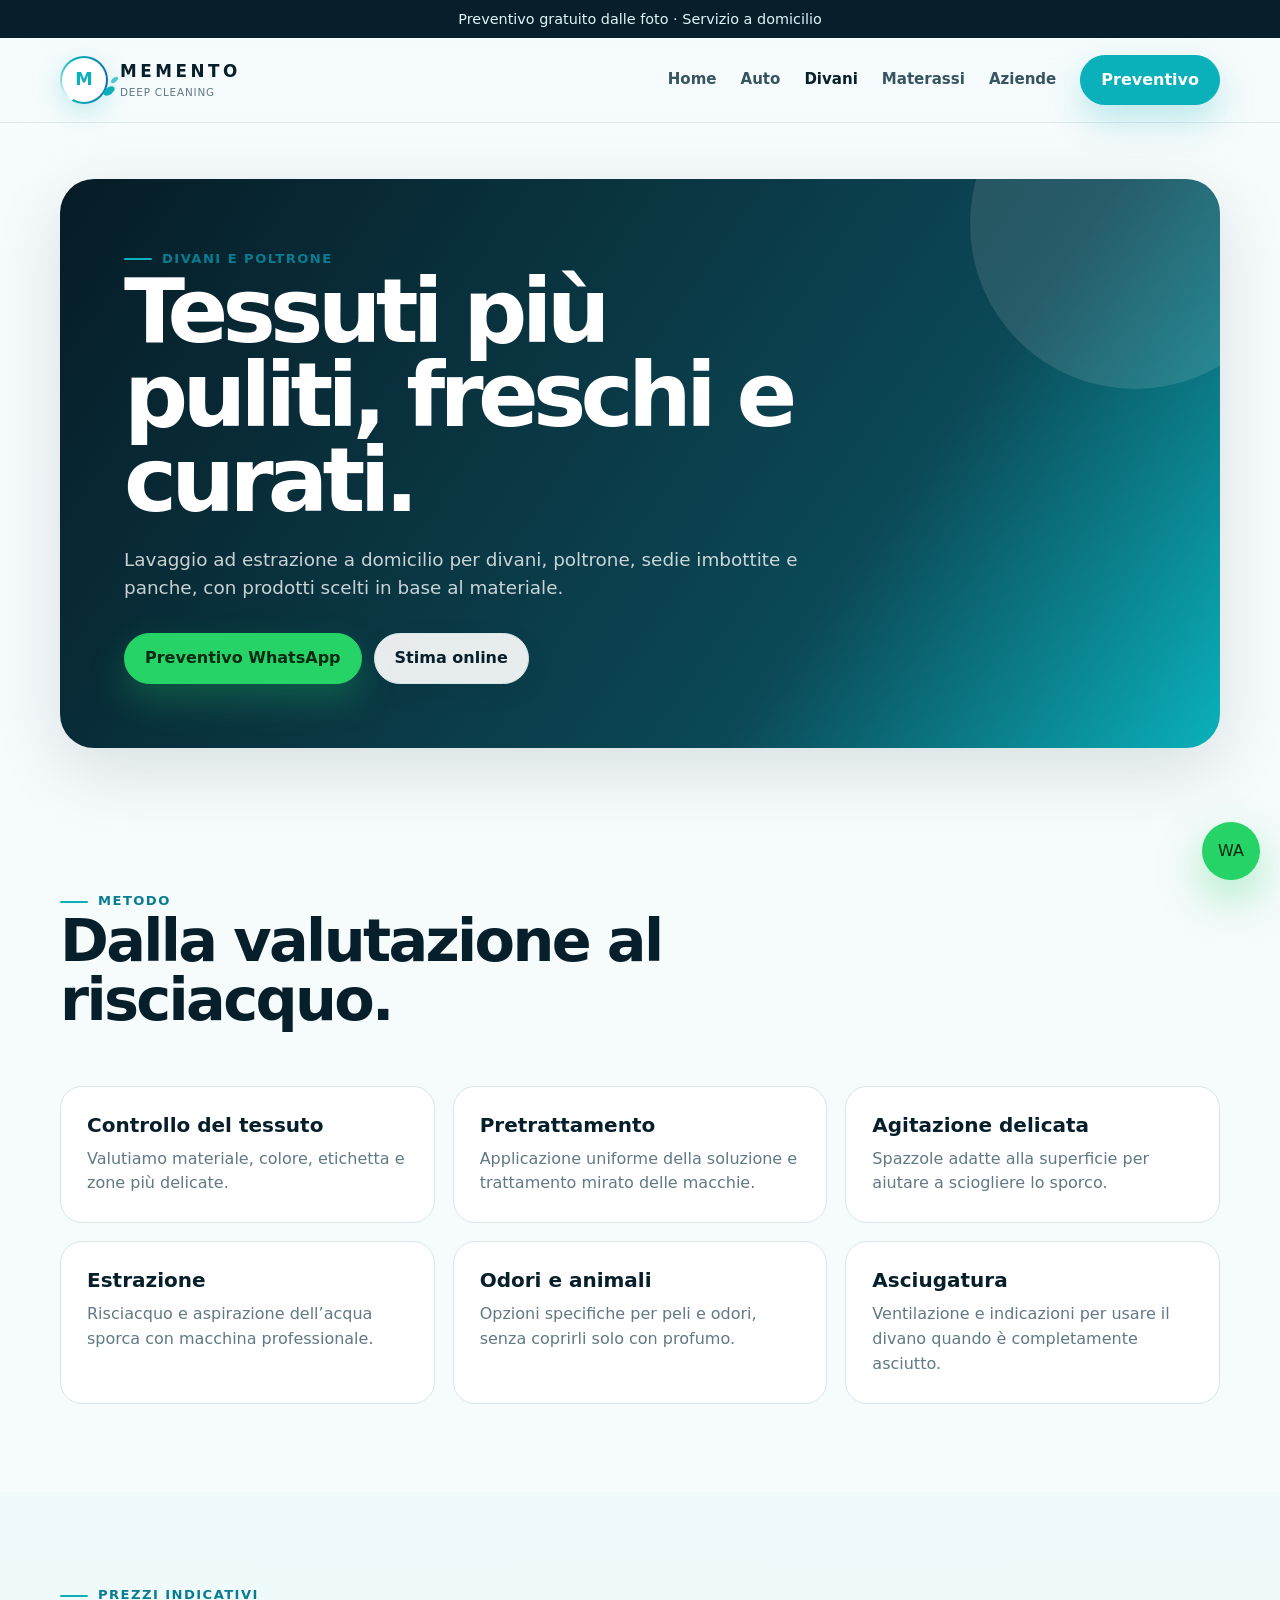
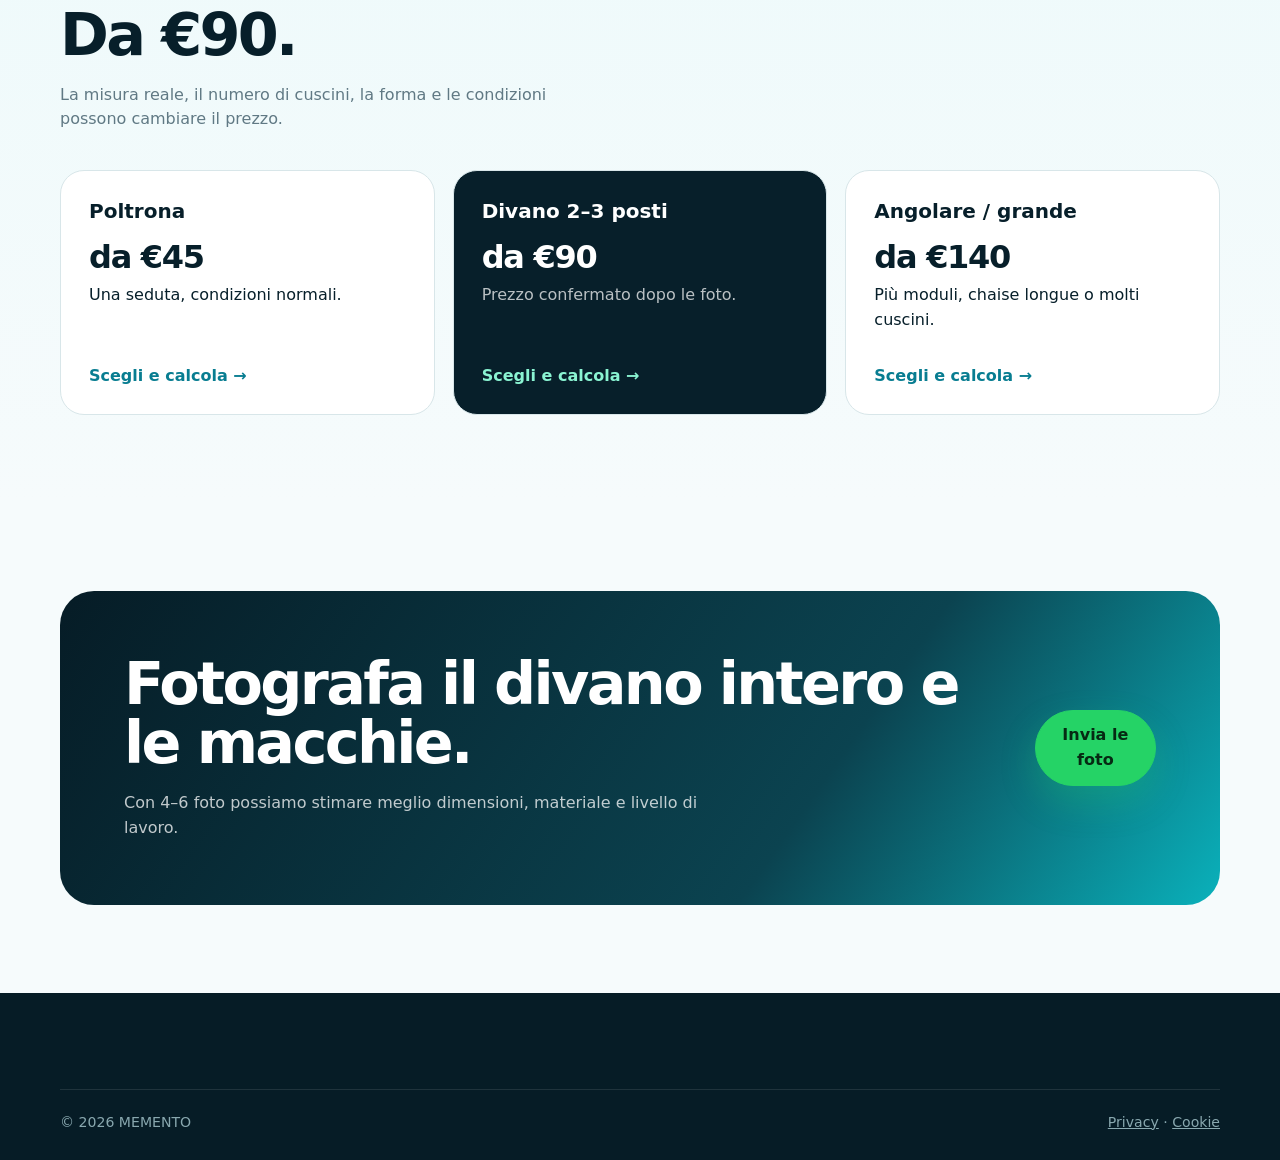
<file: divani.html>
<!doctype html><html lang="it"><head><meta charset="utf-8"><meta name="viewport" content="width=device-width,initial-scale=1"><meta name="description" content="Pulizia professionale di divani, poltrone e sedie a domicilio."><title>Divani e poltrone | MEMENTO</title><link rel="stylesheet" href="styles.css"></head><body><div class="topbar"><div class="wrap">Preventivo gratuito dalle foto · Servizio a domicilio</div></div><header><div class="wrap nav"><a class="brand" href="index.html"><span class="brand-mark"><span>M</span></span><span class="brand-copy"><span class="brand-name">MEMENTO</span><span class="brand-sub">DEEP CLEANING</span></span></a><nav class="nav-links"><a href="index.html">Home</a><a href="auto.html">Auto</a><a class="active" href="divani.html">Divani</a><a href="materassi.html">Materassi</a><a href="aziende.html">Aziende</a><a class="btn primary" href="index.html#preventivo">Preventivo</a></nav><button class="menu-btn" aria-label="Apri menu" aria-expanded="false"><span></span></button></div></header><nav class="mobile-menu"><a href="index.html">Home</a><a href="auto.html">Auto</a><a href="divani.html">Divani</a><a href="materassi.html">Materassi</a><a href="aziende.html">Aziende</a></nav><main><section class="page-hero"><div class="wrap page-hero-shell"><span class="eyebrow">Divani e poltrone</span><h1>Tessuti più puliti, freschi e curati.</h1><p>Lavaggio ad estrazione a domicilio per divani, poltrone, sedie imbottite e panche, con prodotti scelti in base al materiale.</p><div class="hero-actions"><button class="btn wa js-wa" data-wa-message="Ciao, vorrei un preventivo per un divano. Posso inviare le foto?">Preventivo WhatsApp</button><a class="btn" href="index.html?service=divano#preventivo">Stima online</a></div></div></section><section class="section"><div class="wrap"><div class="section-head"><div><span class="eyebrow">Metodo</span><h2>Dalla valutazione al risciacquo.</h2></div></div><div class="feature-grid"><div class="feature"><h3>Controllo del tessuto</h3><p>Valutiamo materiale, colore, etichetta e zone più delicate.</p></div><div class="feature"><h3>Pretrattamento</h3><p>Applicazione uniforme della soluzione e trattamento mirato delle macchie.</p></div><div class="feature"><h3>Agitazione delicata</h3><p>Spazzole adatte alla superficie per aiutare a sciogliere lo sporco.</p></div><div class="feature"><h3>Estrazione</h3><p>Risciacquo e aspirazione dell’acqua sporca con macchina professionale.</p></div><div class="feature"><h3>Odori e animali</h3><p>Opzioni specifiche per peli e odori, senza coprirli solo con profumo.</p></div><div class="feature"><h3>Asciugatura</h3><p>Ventilazione e indicazioni per usare il divano quando è completamente asciutto.</p></div></div></div></section><section class="section soft"><div class="wrap"><div class="section-head"><div><span class="eyebrow">Prezzi indicativi</span><h2>Da €90.</h2><p>La misura reale, il numero di cuscini, la forma e le condizioni possono cambiare il prezzo.</p></div></div><div class="pricing"><a class="price-card price-option" href="index.html?service=divano&size=small&condition=normal#preventivo"><h3>Poltrona</h3><div class="price-big">da €45</div><p>Una seduta, condizioni normali.</p></a><a class="price-card price-option highlight" href="index.html?service=divano&size=medium&condition=normal#preventivo"><h3>Divano 2–3 posti</h3><div class="price-big">da €90</div><p>Prezzo confermato dopo le foto.</p></a><a class="price-card price-option" href="index.html?service=divano&size=large&condition=normal#preventivo"><h3>Angolare / grande</h3><div class="price-big">da €140</div><p>Più moduli, chaise longue o molti cuscini.</p></a></div></div></section><section class="section"><div class="wrap cta"><div><h2>Fotografa il divano intero e le macchie.</h2><p>Con 4–6 foto possiamo stimare meglio dimensioni, materiale e livello di lavoro.</p></div><button class="btn wa js-wa" data-wa-message="Ciao, vorrei un preventivo per un divano. Posti: ____. Zona: ____. Posso inviare le foto?">Invia le foto</button></div></section></main><footer><div class="wrap"><div class="footer-bottom"><span>© <span id="year"></span> MEMENTO</span><span><a href="privacy.html">Privacy</a> · <a href="cookie.html">Cookie</a></span></div></div></footer><button class="floating-wa js-wa" data-wa-message="Ciao, vorrei un preventivo per un divano.">WA</button><div class="modal" id="wa-modal"><div class="modal-card"><div class="modal-head"><div><span class="eyebrow">WhatsApp</span><h3>Messaggio pronto</h3></div><button class="modal-close" id="wa-close">×</button></div><div class="message" id="wa-message"></div><div class="modal-actions"><button class="btn primary" id="wa-copy">Copia messaggio</button></div></div></div><div class="toast" id="toast"></div><script src="app.js"></script></body></html>
</file>
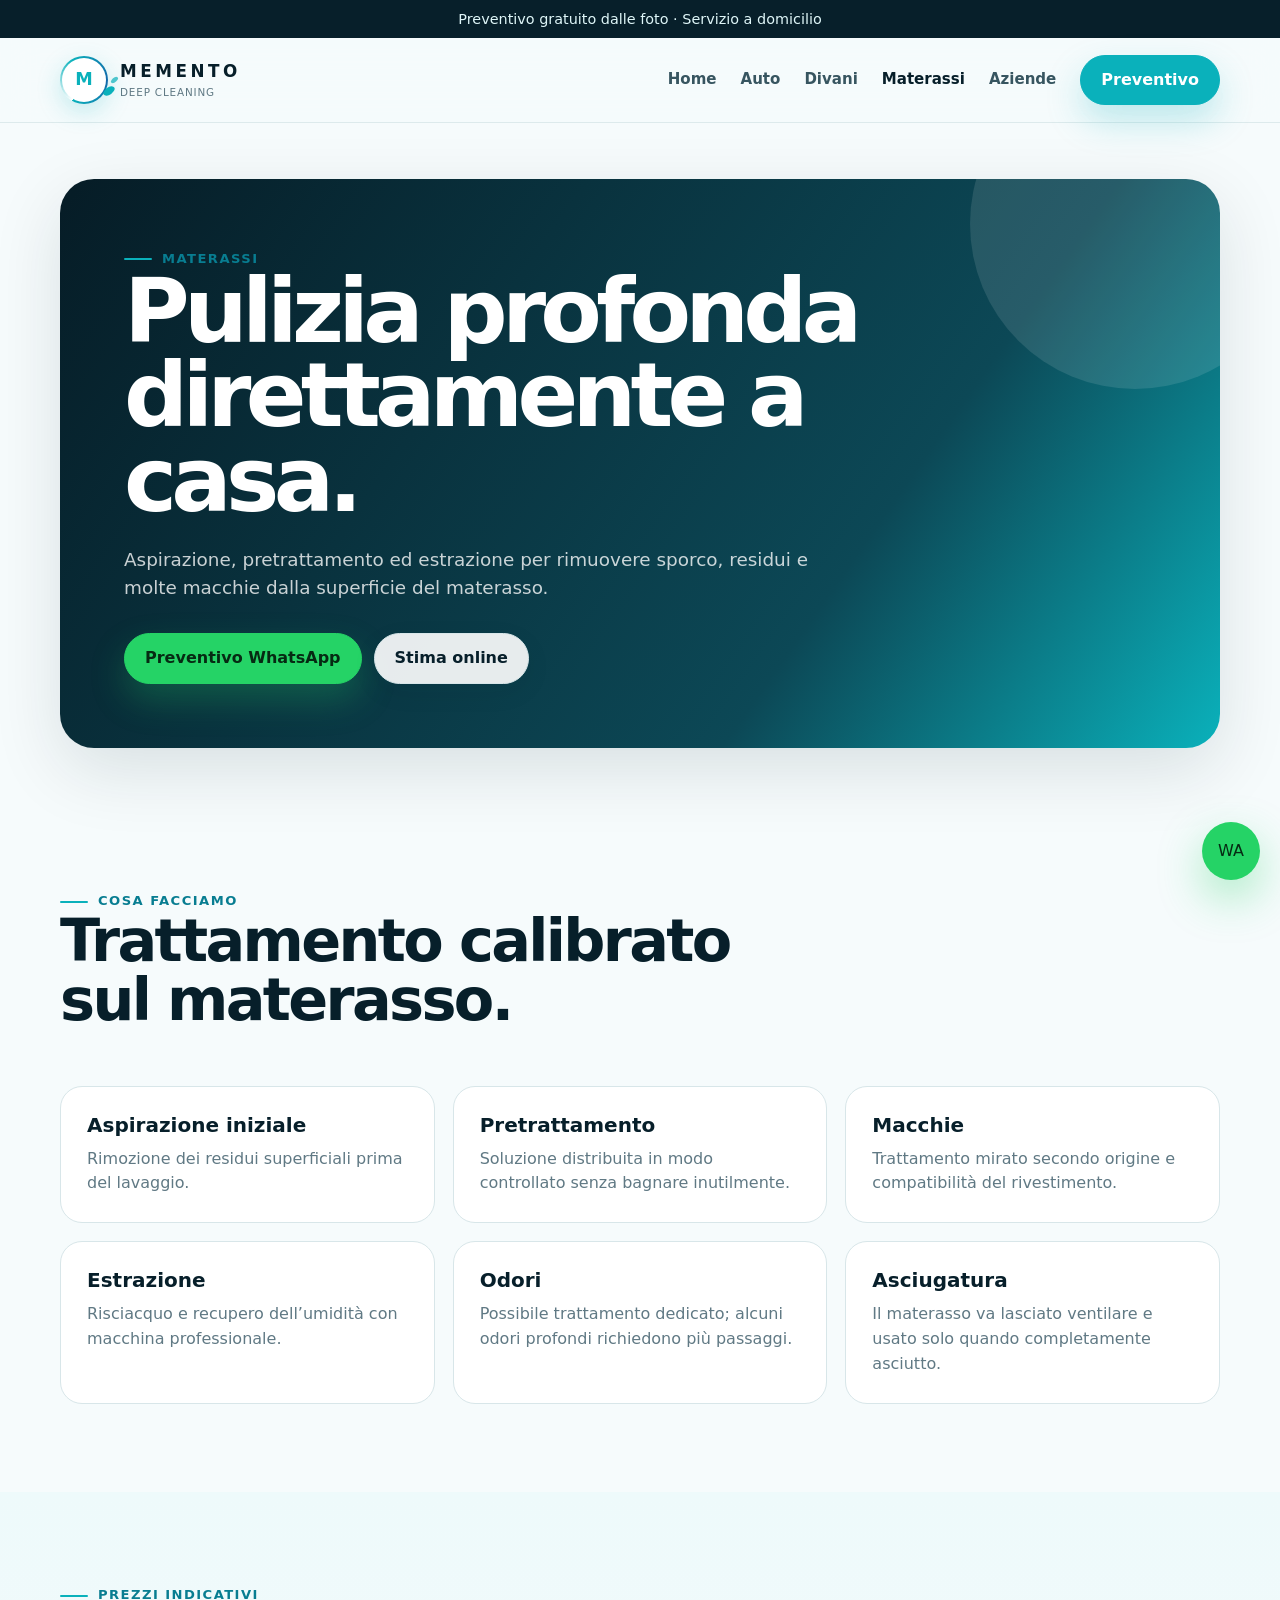
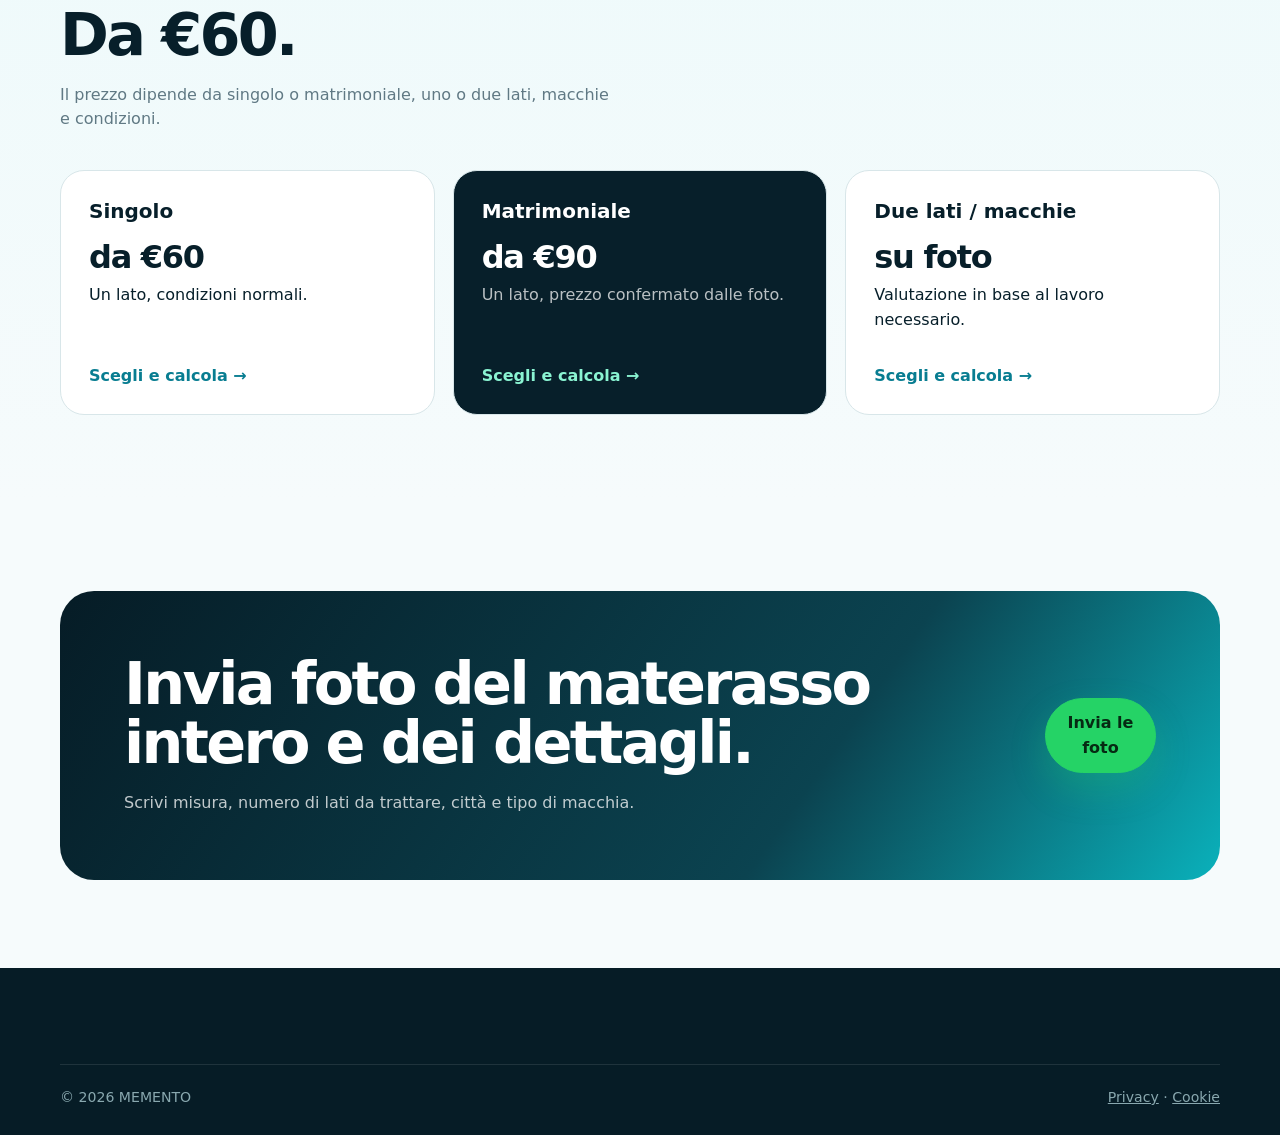
<file: materassi.html>
<!doctype html><html lang="it"><head><meta charset="utf-8"><meta name="viewport" content="width=device-width,initial-scale=1"><meta name="description" content="Pulizia professionale dei materassi a domicilio."><title>Materassi | MEMENTO</title><link rel="stylesheet" href="styles.css"></head><body><div class="topbar"><div class="wrap">Preventivo gratuito dalle foto · Servizio a domicilio</div></div><header><div class="wrap nav"><a class="brand" href="index.html"><span class="brand-mark"><span>M</span></span><span class="brand-copy"><span class="brand-name">MEMENTO</span><span class="brand-sub">DEEP CLEANING</span></span></a><nav class="nav-links"><a href="index.html">Home</a><a href="auto.html">Auto</a><a href="divani.html">Divani</a><a class="active" href="materassi.html">Materassi</a><a href="aziende.html">Aziende</a><a class="btn primary" href="index.html#preventivo">Preventivo</a></nav><button class="menu-btn" aria-label="Apri menu" aria-expanded="false"><span></span></button></div></header><nav class="mobile-menu"><a href="index.html">Home</a><a href="auto.html">Auto</a><a href="divani.html">Divani</a><a href="materassi.html">Materassi</a><a href="aziende.html">Aziende</a></nav><main><section class="page-hero"><div class="wrap page-hero-shell"><span class="eyebrow">Materassi</span><h1>Pulizia profonda direttamente a casa.</h1><p>Aspirazione, pretrattamento ed estrazione per rimuovere sporco, residui e molte macchie dalla superficie del materasso.</p><div class="hero-actions"><button class="btn wa js-wa" data-wa-message="Ciao, vorrei un preventivo per la pulizia di un materasso. Posso inviare le foto?">Preventivo WhatsApp</button><a class="btn" href="index.html?service=materasso#preventivo">Stima online</a></div></div></section><section class="section"><div class="wrap"><div class="section-head"><div><span class="eyebrow">Cosa facciamo</span><h2>Trattamento calibrato sul materasso.</h2></div></div><div class="feature-grid"><div class="feature"><h3>Aspirazione iniziale</h3><p>Rimozione dei residui superficiali prima del lavaggio.</p></div><div class="feature"><h3>Pretrattamento</h3><p>Soluzione distribuita in modo controllato senza bagnare inutilmente.</p></div><div class="feature"><h3>Macchie</h3><p>Trattamento mirato secondo origine e compatibilità del rivestimento.</p></div><div class="feature"><h3>Estrazione</h3><p>Risciacquo e recupero dell’umidità con macchina professionale.</p></div><div class="feature"><h3>Odori</h3><p>Possibile trattamento dedicato; alcuni odori profondi richiedono più passaggi.</p></div><div class="feature"><h3>Asciugatura</h3><p>Il materasso va lasciato ventilare e usato solo quando completamente asciutto.</p></div></div></div></section><section class="section soft"><div class="wrap"><div class="section-head"><div><span class="eyebrow">Prezzi indicativi</span><h2>Da €60.</h2><p>Il prezzo dipende da singolo o matrimoniale, uno o due lati, macchie e condizioni.</p></div></div><div class="pricing"><a class="price-card price-option" href="index.html?service=materasso&size=small&condition=normal#preventivo"><h3>Singolo</h3><div class="price-big">da €60</div><p>Un lato, condizioni normali.</p></a><a class="price-card price-option highlight" href="index.html?service=materasso&size=medium&condition=normal#preventivo"><h3>Matrimoniale</h3><div class="price-big">da €90</div><p>Un lato, prezzo confermato dalle foto.</p></a><a class="price-card price-option" href="index.html?service=materasso&size=large&condition=heavy&stains=1#preventivo"><h3>Due lati / macchie</h3><div class="price-big">su foto</div><p>Valutazione in base al lavoro necessario.</p></a></div></div></section><section class="section"><div class="wrap cta"><div><h2>Invia foto del materasso intero e dei dettagli.</h2><p>Scrivi misura, numero di lati da trattare, città e tipo di macchia.</p></div><button class="btn wa js-wa" data-wa-message="Ciao, vorrei un preventivo per un materasso. Misura: ____. Lati: ____. Zona: ____. Posso inviare le foto?">Invia le foto</button></div></section></main><footer><div class="wrap"><div class="footer-bottom"><span>© <span id="year"></span> MEMENTO</span><span><a href="privacy.html">Privacy</a> · <a href="cookie.html">Cookie</a></span></div></div></footer><button class="floating-wa js-wa" data-wa-message="Ciao, vorrei un preventivo per un materasso.">WA</button><div class="modal" id="wa-modal"><div class="modal-card"><div class="modal-head"><div><span class="eyebrow">WhatsApp</span><h3>Messaggio pronto</h3></div><button class="modal-close" id="wa-close">×</button></div><div class="message" id="wa-message"></div><div class="modal-actions"><button class="btn primary" id="wa-copy">Copia messaggio</button></div></div></div><div class="toast" id="toast"></div><script src="app.js"></script></body></html>
</file>
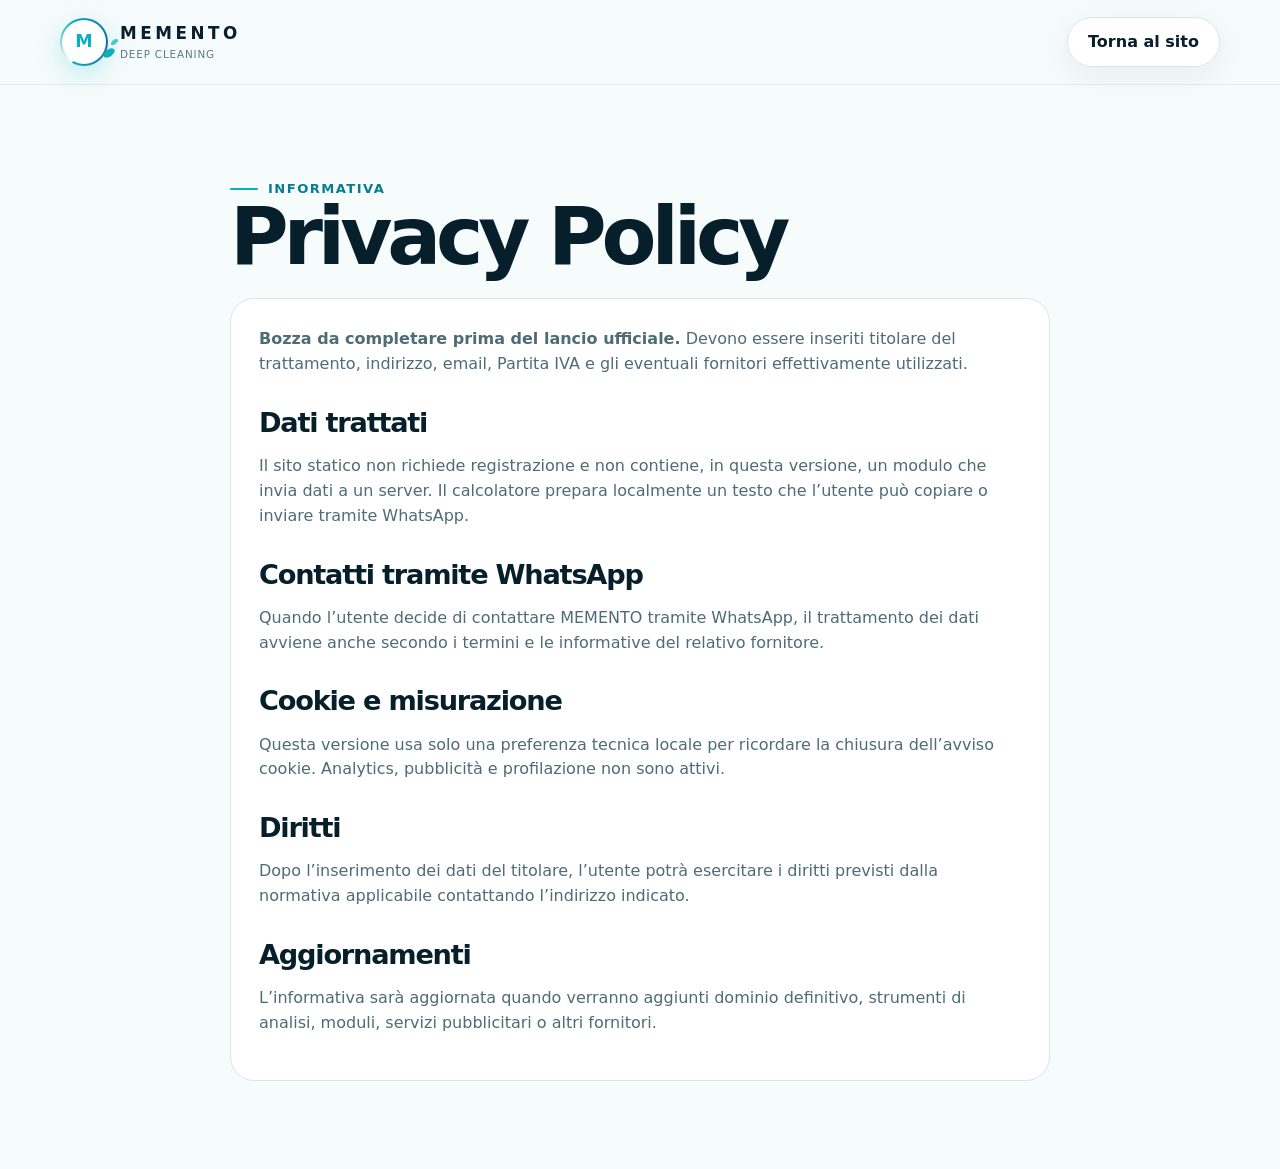
<file: privacy.html>
<!doctype html><html lang="it"><head><meta charset="utf-8"><meta name="viewport" content="width=device-width,initial-scale=1"><meta name="robots" content="noindex"><title>Privacy Policy | MEMENTO</title><link rel="stylesheet" href="styles.css"></head><body><header><div class="wrap nav"><a class="brand" href="index.html"><span class="brand-mark"><span>M</span></span><span class="brand-copy"><span class="brand-name">MEMENTO</span><span class="brand-sub">DEEP CLEANING</span></span></a><a class="btn" href="index.html">Torna al sito</a></div></header><main class="section"><div class="wrap content-narrow"><span class="eyebrow">Informativa</span><h1 style="font-size:clamp(2.8rem,7vw,5rem)">Privacy Policy</h1><div class="legal"><p><strong>Bozza da completare prima del lancio ufficiale.</strong> Devono essere inseriti titolare del trattamento, indirizzo, email, Partita IVA e gli eventuali fornitori effettivamente utilizzati.</p><h2>Dati trattati</h2><p>Il sito statico non richiede registrazione e non contiene, in questa versione, un modulo che invia dati a un server. Il calcolatore prepara localmente un testo che l’utente può copiare o inviare tramite WhatsApp.</p><h2>Contatti tramite WhatsApp</h2><p>Quando l’utente decide di contattare MEMENTO tramite WhatsApp, il trattamento dei dati avviene anche secondo i termini e le informative del relativo fornitore.</p><h2>Cookie e misurazione</h2><p>Questa versione usa solo una preferenza tecnica locale per ricordare la chiusura dell’avviso cookie. Analytics, pubblicità e profilazione non sono attivi.</p><h2>Diritti</h2><p>Dopo l’inserimento dei dati del titolare, l’utente potrà esercitare i diritti previsti dalla normativa applicabile contattando l’indirizzo indicato.</p><h2>Aggiornamenti</h2><p>L’informativa sarà aggiornata quando verranno aggiunti dominio definitivo, strumenti di analisi, moduli, servizi pubblicitari o altri fornitori.</p></div></div></main><script src="app.js"></script></body></html>
</file>
<file: styles.css>
:root{--ink:#071f2a;--ink2:#123844;--muted:#607984;--line:#d8e6e9;--paper:#f6fbfc;--card:#fff;--brand:#0ab1bb;--brand-dark:#087d91;--brand-soft:#dff7f8;--green:#25d366;--shadow:0 22px 70px rgba(7,31,42,.12);--radius:26px;--wrap:min(1160px,calc(100% - 36px))}*{box-sizing:border-box}html{scroll-behavior:smooth}body{margin:0;background:var(--paper);color:var(--ink);font-family:Inter,ui-sans-serif,system-ui,-apple-system,BlinkMacSystemFont,"Segoe UI",sans-serif;line-height:1.55;-webkit-font-smoothing:antialiased}body.menu-open{overflow:hidden}a{color:inherit}img,svg{display:block;max-width:100%}button,input,select,textarea{font:inherit}.wrap{width:var(--wrap);margin-inline:auto}.section{padding:88px 0}.soft{background:linear-gradient(180deg,#eefafb 0%,var(--paper) 100%)}.eyebrow{display:inline-flex;align-items:center;gap:10px;font-size:.82rem;font-weight:850;letter-spacing:.11em;text-transform:uppercase;color:var(--brand-dark)}.eyebrow:before{content:"";width:28px;height:2px;border-radius:99px;background:var(--brand)}h1,h2,h3,p{margin-top:0}h1{font-size:clamp(3rem,7vw,6rem);line-height:.94;letter-spacing:-.064em;font-weight:680;margin-bottom:24px}h2{font-size:clamp(2.1rem,4.6vw,4rem);line-height:1;letter-spacing:-.045em;font-weight:680;margin-bottom:18px}h3{font-size:1.25rem;line-height:1.2;margin-bottom:10px}.lead{font-size:clamp(1.04rem,1.4vw,1.22rem);color:var(--muted);max-width:62ch}.section-head{display:flex;justify-content:space-between;align-items:end;gap:32px;margin-bottom:38px}.section-head>div:first-child{max-width:730px}.section-head p{max-width:54ch;color:var(--muted);margin-bottom:0}.btn{display:inline-flex;align-items:center;justify-content:center;gap:10px;min-height:48px;padding:12px 20px;border:1px solid var(--line);border-radius:999px;background:rgba(255,255,255,.9);color:var(--ink);font-weight:780;text-decoration:none;transition:.2s ease;box-shadow:0 8px 28px rgba(7,31,42,.06);cursor:pointer}.btn:hover{transform:translateY(-2px);border-color:#b9d7dc;background:#fff}.btn.primary{background:var(--brand);border-color:var(--brand);color:#fff;box-shadow:0 16px 35px rgba(10,177,187,.25)}.btn.primary:hover{background:#079ba5}.btn.dark{background:var(--ink);border-color:var(--ink);color:#fff}.btn.wa{background:var(--green);border-color:var(--green);color:#062a13;box-shadow:0 16px 35px rgba(37,211,102,.25)}.btn svg{width:19px;height:19px}.topbar{background:var(--ink);color:#dff6f8;font-size:.9rem}.topbar .wrap{min-height:38px;display:flex;align-items:center;justify-content:center;text-align:center}header{position:sticky;top:0;z-index:50;background:rgba(246,251,252,.9);backdrop-filter:blur(18px);border-bottom:1px solid rgba(216,230,233,.8)}.nav{height:84px;display:flex;align-items:center;justify-content:space-between;gap:24px}.brand{display:inline-flex;align-items:center;gap:12px;text-decoration:none;min-width:max-content}.brand-mark{width:48px;height:48px;border-radius:50%;padding:2px;background:conic-gradient(from 210deg,#fff,var(--brand),#1268aa,var(--brand));position:relative;box-shadow:0 8px 25px rgba(10,177,187,.22)}.brand-mark:after,.brand-mark:before{content:"";position:absolute;background:var(--brand);border-radius:70% 30% 70% 30%}.brand-mark:after{width:8px;height:12px;right:-5px;bottom:7px;transform:rotate(35deg)}.brand-mark:before{width:5px;height:8px;right:-9px;bottom:20px;transform:rotate(35deg);opacity:.7}.brand-mark span{height:100%;display:grid;place-items:center;border-radius:inherit;background:#fff;color:var(--brand);font-weight:900;font-size:1.1rem}.brand-copy{display:grid;line-height:1}.brand-name{font-size:1.05rem;letter-spacing:.21em;font-weight:900}.brand-sub{font-size:.65rem;letter-spacing:.08em;color:var(--muted);margin-top:7px}.nav-links{display:flex;align-items:center;gap:24px}.nav-links>a:not(.btn){text-decoration:none;color:#375560;font-weight:720;font-size:.94rem}.nav-links>a:not(.btn):hover,.nav-links>a.active{color:var(--ink)}.menu-btn{display:none;width:46px;height:46px;border-radius:50%;border:1px solid var(--line);background:#fff;align-items:center;justify-content:center}.menu-btn span,.menu-btn:before,.menu-btn:after{content:"";display:block;width:20px;height:2px;background:var(--ink);border-radius:4px;transition:.2s}.menu-btn span{margin:4px 0}.mobile-menu{display:none}.hero{padding:34px 0 58px}.hero-shell{min-height:680px;border-radius:36px;overflow:hidden;background:linear-gradient(125deg,#061c26 0%,#0c3c49 56%,#10aeb7 100%);box-shadow:var(--shadow);position:relative;isolation:isolate}.hero-shell:before{content:"";position:absolute;inset:0;background:radial-gradient(circle at 80% 18%,rgba(255,255,255,.22),transparent 24%),radial-gradient(circle at 74% 75%,rgba(50,229,236,.22),transparent 32%);z-index:-1}.hero-grid{min-height:680px;display:grid;grid-template-columns:1.03fr .97fr;align-items:center;gap:24px;padding:64px}.hero-copy{color:#fff;max-width:690px}.hero-copy .eyebrow{color:#9ff5f6}.hero-copy h1{max-width:11ch}.hero-copy p{font-size:1.16rem;color:rgba(255,255,255,.78);max-width:59ch}.hero-actions{display:flex;flex-wrap:wrap;gap:12px;margin-top:30px}.hero-proof{display:flex;flex-wrap:wrap;gap:14px 24px;margin-top:28px;color:rgba(255,255,255,.8);font-size:.95rem}.hero-proof b{color:#8af4d2}.hero-visual{position:relative;align-self:stretch;min-height:540px}.clean-card{position:absolute;right:4%;top:9%;width:min(430px,92%);aspect-ratio:4/5;border-radius:34px;background:linear-gradient(145deg,#f8ffff,#d7f6f7);box-shadow:0 30px 80px rgba(0,0,0,.28);overflow:hidden;border:1px solid rgba(255,255,255,.55)}.clean-card:before{content:"";position:absolute;inset:0;background:linear-gradient(90deg,rgba(54,74,78,.36) 0 43%,transparent 43%);mix-blend-mode:multiply;opacity:.44}.sofa{position:absolute;left:8%;right:8%;bottom:10%;height:46%}.sofa>*{position:absolute;background:#edf8f8;border:1px solid #c4dde0;box-shadow:inset 0 -20px 36px rgba(28,96,106,.08)}.sofa-back{left:8%;right:8%;top:0;height:54%;border-radius:26px 26px 13px 13px}.sofa-seat{left:9%;right:9%;top:46%;height:35%;border-radius:12px 12px 24px 24px}.sofa-arm{width:19%;height:55%;bottom:2%;border-radius:19px}.sofa-arm.left{left:0}.sofa-arm.right{right:0}.stain{position:absolute;border-radius:50%;background:rgba(85,74,55,.27);filter:blur(2px)}.stain.one{width:74px;height:42px;left:23%;top:47%;transform:rotate(-18deg)}.stain.two{width:42px;height:28px;left:13%;top:24%;transform:rotate(15deg)}.clean-line{position:absolute;top:0;bottom:0;left:43%;width:3px;background:rgba(255,255,255,.85);box-shadow:0 0 28px rgba(255,255,255,.8)}.clean-line:after{content:"PRIMA / DOPO";position:absolute;top:28px;left:50%;transform:translateX(-50%);background:#fff;color:var(--ink);font-size:.7rem;font-weight:900;letter-spacing:.1em;white-space:nowrap;padding:8px 12px;border-radius:999px}.bubble{position:absolute;border-radius:50%;border:1px solid rgba(255,255,255,.55);background:rgba(255,255,255,.12);backdrop-filter:blur(6px)}.bubble.b1{width:94px;height:94px;right:1%;bottom:12%}.bubble.b2{width:52px;height:52px;left:8%;top:14%}.bubble.b3{width:26px;height:26px;right:12%;top:5%}.trust-strip{display:grid;grid-template-columns:repeat(4,1fr);gap:1px;margin-top:22px;border:1px solid var(--line);border-radius:24px;overflow:hidden;background:var(--line)}.trust-item{background:#fff;padding:22px 24px}.trust-item strong{display:block;font-size:1.02rem}.trust-item span{display:block;color:var(--muted);font-size:.9rem;margin-top:5px}.cards{display:grid;grid-template-columns:repeat(3,1fr);gap:20px}.service-card{display:flex;flex-direction:column;min-height:440px;border-radius:var(--radius);background:var(--card);border:1px solid var(--line);overflow:hidden;box-shadow:0 15px 50px rgba(7,31,42,.07);text-decoration:none;transition:.2s}.service-card:hover{transform:translateY(-5px);box-shadow:0 24px 70px rgba(7,31,42,.12)}.service-visual{height:220px;position:relative;overflow:hidden;background:linear-gradient(135deg,#dff7f8,#a9e8ec)}.service-visual.auto{background:linear-gradient(135deg,#dbeaf3,#6fb4cf)}.service-visual.mattress{background:linear-gradient(135deg,#f2efff,#b7abe8)}.service-visual:before{content:"";position:absolute;inset:18% 10%;border-radius:28px;background:rgba(255,255,255,.55);box-shadow:inset 0 0 0 1px rgba(255,255,255,.65),0 20px 45px rgba(7,31,42,.13)}.service-visual:after{content:"";position:absolute;left:20%;right:20%;bottom:20%;height:28%;border-radius:14px;background:rgba(255,255,255,.82);box-shadow:0 10px 22px rgba(7,31,42,.12)}.service-card-body{display:flex;flex:1;flex-direction:column;padding:26px}.price{font-size:1.1rem;font-weight:900;color:var(--brand-dark);margin-bottom:12px}.service-card p{color:var(--muted)}.service-card .arrow{margin-top:auto;font-weight:850;color:var(--brand-dark)}.b2b{display:grid;grid-template-columns:.9fr 1.1fr;gap:24px;align-items:stretch}.b2b-copy,.b2b-panel{border-radius:32px;padding:44px;border:1px solid var(--line);background:#fff;box-shadow:0 15px 50px rgba(7,31,42,.07)}.b2b-panel{background:var(--ink);color:#fff}.b2b-panel p{color:rgba(255,255,255,.72)}.check-grid{display:grid;grid-template-columns:repeat(2,1fr);gap:12px;margin-top:28px}.check{padding:15px 16px;border-radius:16px;background:rgba(255,255,255,.08);border:1px solid rgba(255,255,255,.11);font-weight:720}.steps{display:grid;grid-template-columns:repeat(4,1fr);gap:18px;counter-reset:step}.step{padding:26px;border-radius:22px;background:#fff;border:1px solid var(--line);counter-increment:step}.step:before{content:"0" counter(step);display:block;font-weight:900;color:var(--brand);margin-bottom:22px}.compare-shell{display:grid;grid-template-columns:1fr 1fr;gap:24px;align-items:center}.compare{height:480px;border-radius:30px;position:relative;overflow:hidden;background:linear-gradient(135deg,#b2c9cf,#e9f7f8);border:1px solid var(--line);box-shadow:var(--shadow)}.compare:before,.compare:after{content:"";position:absolute;inset:0}.compare:before{background:linear-gradient(90deg,rgba(88,70,49,.38),transparent 45%)}.compare:after{left:50%;width:3px;background:#fff;box-shadow:0 0 28px #fff}.compare-labels{position:absolute;inset:22px;display:flex;justify-content:space-between;z-index:2}.compare-labels span{background:rgba(255,255,255,.9);padding:8px 12px;border-radius:999px;font-size:.75rem;font-weight:900;letter-spacing:.09em}.quote-grid{display:grid;grid-template-columns:.92fr 1.08fr;gap:28px}.quote-copy{padding:44px;border-radius:30px;background:var(--ink);color:#fff}.quote-copy p{color:rgba(255,255,255,.72)}.quote-form{padding:32px;border-radius:30px;background:#fff;border:1px solid var(--line);box-shadow:0 15px 50px rgba(7,31,42,.08)}.form-grid{display:grid;grid-template-columns:repeat(2,1fr);gap:16px}.field{display:grid;gap:7px}.field.full{grid-column:1/-1}.field label{font-weight:780;font-size:.91rem}.field input,.field select,.field textarea{width:100%;min-height:50px;border:1px solid var(--line);border-radius:15px;background:#fafeff;padding:12px 14px;color:var(--ink);outline:none}.field textarea{min-height:100px;resize:vertical}.field input:focus,.field select:focus,.field textarea:focus{border-color:var(--brand);box-shadow:0 0 0 4px rgba(10,177,187,.1)}.checks{display:grid;grid-template-columns:repeat(2,1fr);gap:10px}.check-input{display:flex;align-items:center;gap:10px;padding:12px;border-radius:14px;border:1px solid var(--line);background:#fafeff}.estimate{display:flex;align-items:center;justify-content:space-between;gap:18px;padding:18px 20px;border-radius:18px;background:var(--brand-soft);margin:20px 0}.estimate strong{font-size:1.6rem}.faq{display:grid;gap:12px}.faq details{background:#fff;border:1px solid var(--line);border-radius:18px;padding:18px 20px}.faq summary{cursor:pointer;font-weight:820}.faq p{color:var(--muted);margin:14px 0 0}.page-hero{padding:56px 0 50px}.page-hero-shell{border-radius:34px;background:linear-gradient(125deg,#061c26,#0c4856 68%,#0ab1bb);color:#fff;padding:64px;box-shadow:var(--shadow);position:relative;overflow:hidden}.page-hero-shell:after{content:"";position:absolute;width:330px;height:330px;border-radius:50%;right:-80px;top:-120px;background:rgba(255,255,255,.11)}.page-hero h1{max-width:12ch}.page-hero p{color:rgba(255,255,255,.78);max-width:62ch;font-size:1.15rem}.feature-grid{display:grid;grid-template-columns:repeat(3,1fr);gap:18px}.feature{padding:26px;border-radius:22px;background:#fff;border:1px solid var(--line)}.feature p{color:var(--muted);margin-bottom:0}.pricing{display:grid;grid-template-columns:repeat(3,1fr);gap:18px}.price-card{padding:28px;border-radius:24px;background:#fff;border:1px solid var(--line)}.price-card.highlight{background:var(--ink);color:#fff}.price-card.highlight p{color:rgba(255,255,255,.72)}.price-big{font-size:2rem;font-weight:900;letter-spacing:-.04em}.content-narrow{max-width:820px}.legal{padding:28px;border-radius:24px;background:#fff;border:1px solid var(--line)}.legal h2{font-size:1.7rem;margin-top:32px}.legal h2:first-child{margin-top:0}.legal p,.legal li{color:#4f6b75}.cta{padding:64px;border-radius:34px;background:linear-gradient(125deg,#061c26,#0b4350 65%,#0ab1bb);color:#fff;display:flex;align-items:center;justify-content:space-between;gap:32px}.cta p{color:rgba(255,255,255,.75);margin-bottom:0;max-width:58ch}footer{background:#061c26;color:#dff6f8;padding:58px 0 26px}.footer-grid{display:grid;grid-template-columns:1.2fr repeat(3,.8fr);gap:36px}.footer-grid h3{font-size:1rem}.footer-grid a{display:block;text-decoration:none;color:#a9c6cc;margin:9px 0}.footer-grid a:hover{color:#fff}.footer-copy{color:#a9c6cc;max-width:44ch}.footer-bottom{display:flex;justify-content:space-between;gap:20px;border-top:1px solid rgba(255,255,255,.1);padding-top:22px;margin-top:38px;color:#89a8af;font-size:.88rem}.floating-wa{position:fixed;right:20px;bottom:20px;z-index:42;width:58px;height:58px;border:0;border-radius:50%;background:var(--green);color:#062a13;display:grid;place-items:center;box-shadow:0 18px 45px rgba(37,211,102,.38)}.floating-wa svg{width:27px}.modal{position:fixed;inset:0;z-index:100;display:none;place-items:center;padding:20px;background:rgba(3,18,24,.66);backdrop-filter:blur(7px)}.modal.open{display:grid}.modal-card{width:min(560px,100%);border-radius:26px;background:#fff;padding:28px;box-shadow:0 30px 90px rgba(0,0,0,.28)}.modal-head{display:flex;justify-content:space-between;gap:20px;align-items:start}.modal-close{border:1px solid var(--line);background:#fff;width:40px;height:40px;border-radius:50%;font-size:1.3rem}.message{white-space:pre-wrap;background:#f0f8f9;border:1px solid var(--line);border-radius:16px;padding:16px;color:#365560;max-height:260px;overflow:auto}.modal-actions{display:flex;gap:10px;flex-wrap:wrap;margin-top:18px}.toast{position:fixed;left:50%;bottom:26px;z-index:120;transform:translate(-50%,18px);opacity:0;pointer-events:none;background:var(--ink);color:#fff;padding:12px 16px;border-radius:999px;transition:.2s}.toast.show{opacity:1;transform:translate(-50%,0)}.cookie{position:fixed;left:18px;right:18px;bottom:18px;z-index:90;display:none;align-items:center;justify-content:space-between;gap:18px;width:min(900px,calc(100% - 36px));margin:auto;padding:16px 18px;border-radius:20px;background:#fff;border:1px solid var(--line);box-shadow:var(--shadow)}.cookie.show{display:flex}.cookie p{margin:0;color:var(--muted);font-size:.9rem}@media(max-width:1000px){.nav-links{display:none}.menu-btn{display:flex;flex-direction:column}.mobile-menu{position:fixed;inset:123px 0 0;z-index:49;background:rgba(246,251,252,.98);padding:24px 18px;display:none}.mobile-menu.open{display:grid;align-content:start;gap:10px}.mobile-menu a{padding:15px 18px;border-radius:16px;background:#fff;border:1px solid var(--line);font-weight:800;text-decoration:none}.hero-grid{grid-template-columns:1fr;padding:50px;min-height:auto}.hero-visual{min-height:480px}.hero-copy h1{max-width:12ch}.trust-strip{grid-template-columns:repeat(2,1fr)}.cards,.feature-grid,.pricing{grid-template-columns:repeat(2,1fr)}.b2b,.compare-shell,.quote-grid{grid-template-columns:1fr}.steps{grid-template-columns:repeat(2,1fr)}.footer-grid{grid-template-columns:repeat(2,1fr)}}@media(max-width:680px){:root{--wrap:min(100% - 24px,1160px)}.section{padding:66px 0}.topbar .wrap{min-height:34px}.nav{height:74px}.mobile-menu{inset:109px 0 0}.brand-sub{display:none}.brand-mark{width:42px;height:42px}.section-head{display:block}.section-head .btn{margin-top:18px}.hero{padding-top:18px}.hero-shell{border-radius:26px;min-height:auto}.hero-grid{padding:34px 24px}.hero-copy h1{font-size:clamp(2.75rem,14vw,4.4rem)}.hero-visual{min-height:390px}.clean-card{top:6%;right:2%;width:96%}.hero-actions .btn{width:100%}.trust-strip{grid-template-columns:1fr}.cards,.feature-grid,.pricing,.steps,.form-grid,.checks,.check-grid{grid-template-columns:1fr}.service-card{min-height:390px}.b2b-copy,.b2b-panel,.quote-copy,.quote-form{padding:28px}.compare{height:360px}.page-hero{padding-top:24px}.page-hero-shell{padding:38px 24px;border-radius:26px}.page-hero h1{font-size:clamp(2.75rem,14vw,4.5rem)}.cta{padding:38px 24px;display:block}.cta .btn{margin-top:24px;width:100%}.footer-grid{grid-template-columns:1fr}.footer-bottom{display:block}.footer-bottom span{display:block;margin:8px 0}.cookie{display:none;align-items:stretch;flex-direction:column}.cookie.show{display:flex}.floating-wa{width:54px;height:54px;right:14px;bottom:14px}}
.price-option{display:block;text-decoration:none;cursor:pointer;position:relative;padding-bottom:66px;transition:transform .2s ease,box-shadow .2s ease,border-color .2s ease}.price-option:after{content:"Scegli e calcola →";position:absolute;left:28px;bottom:26px;font-weight:850;color:var(--brand-dark)}.price-option:hover{transform:translateY(-5px);border-color:#a9d7dc;box-shadow:0 22px 60px rgba(7,31,42,.12)}.price-option.highlight:after{color:#8af4d2}.price-option:focus-visible{outline:3px solid rgba(10,177,187,.35);outline-offset:4px}
</file>
